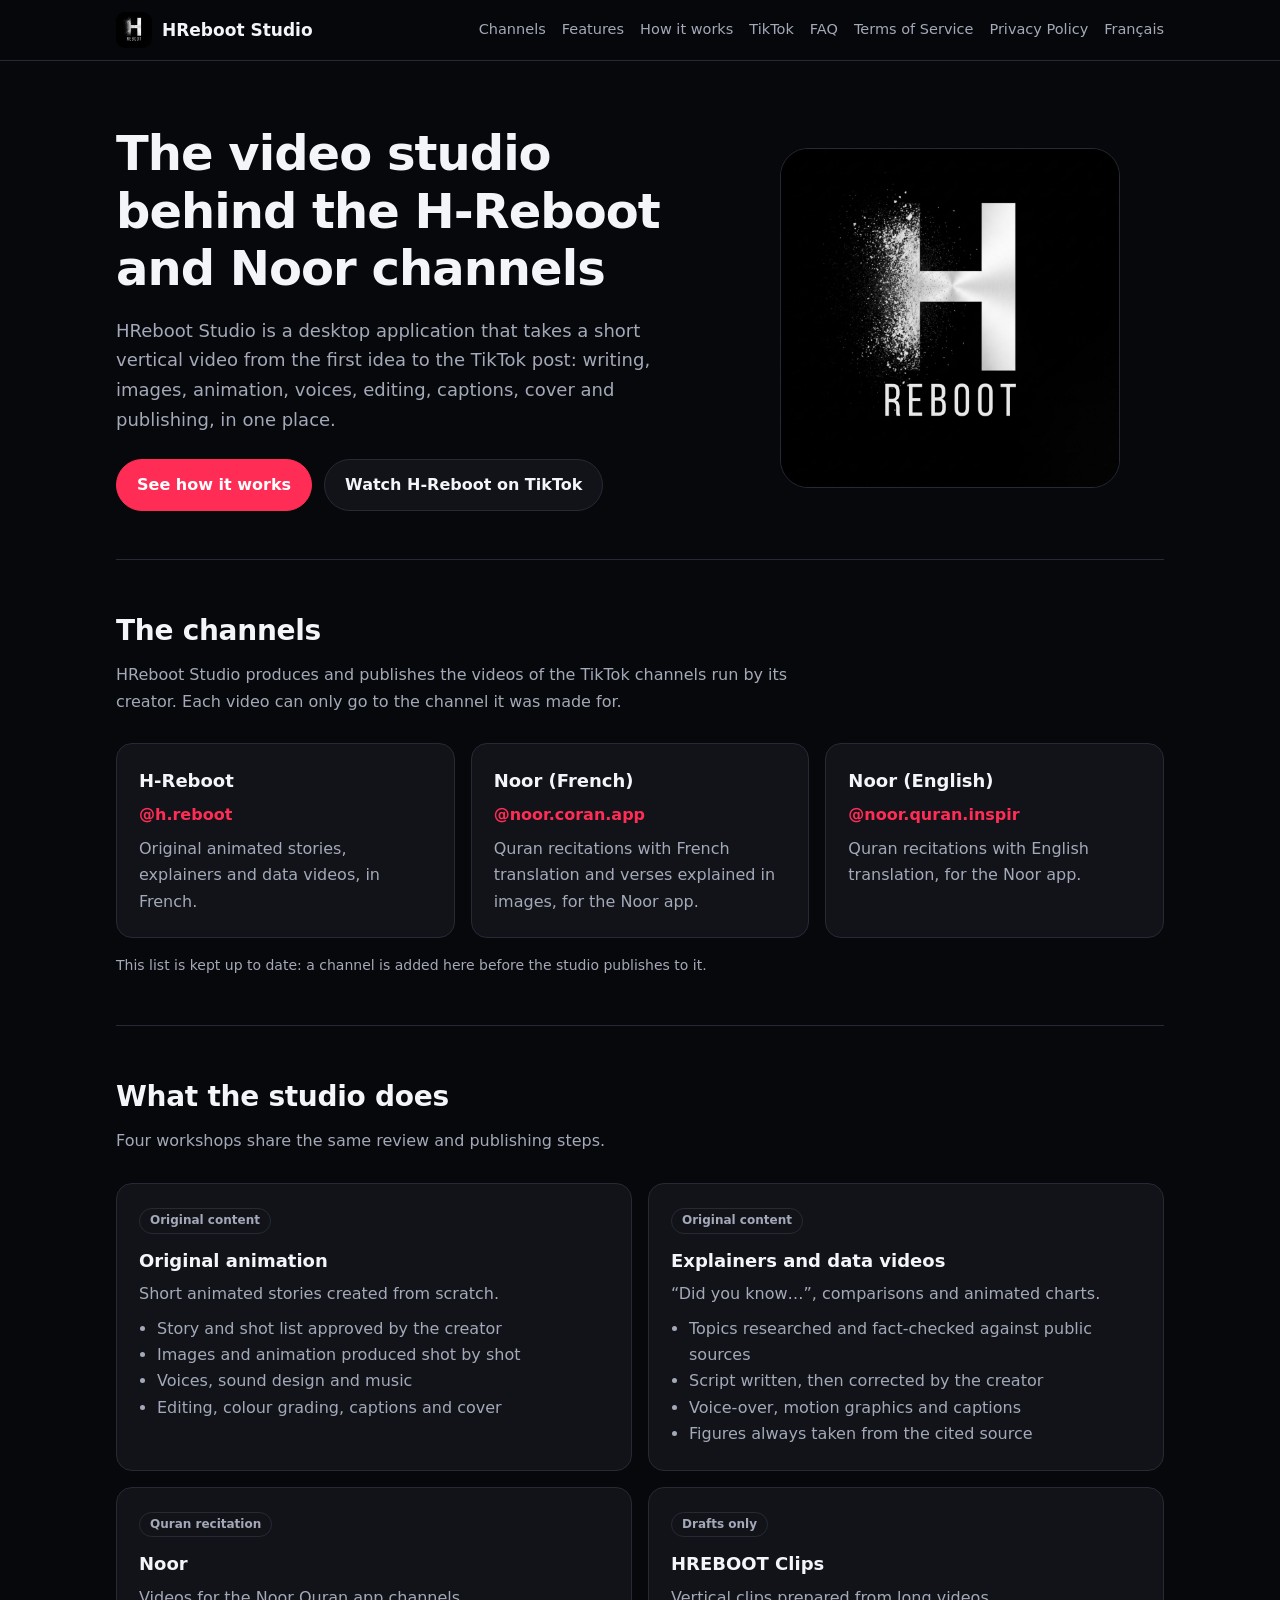
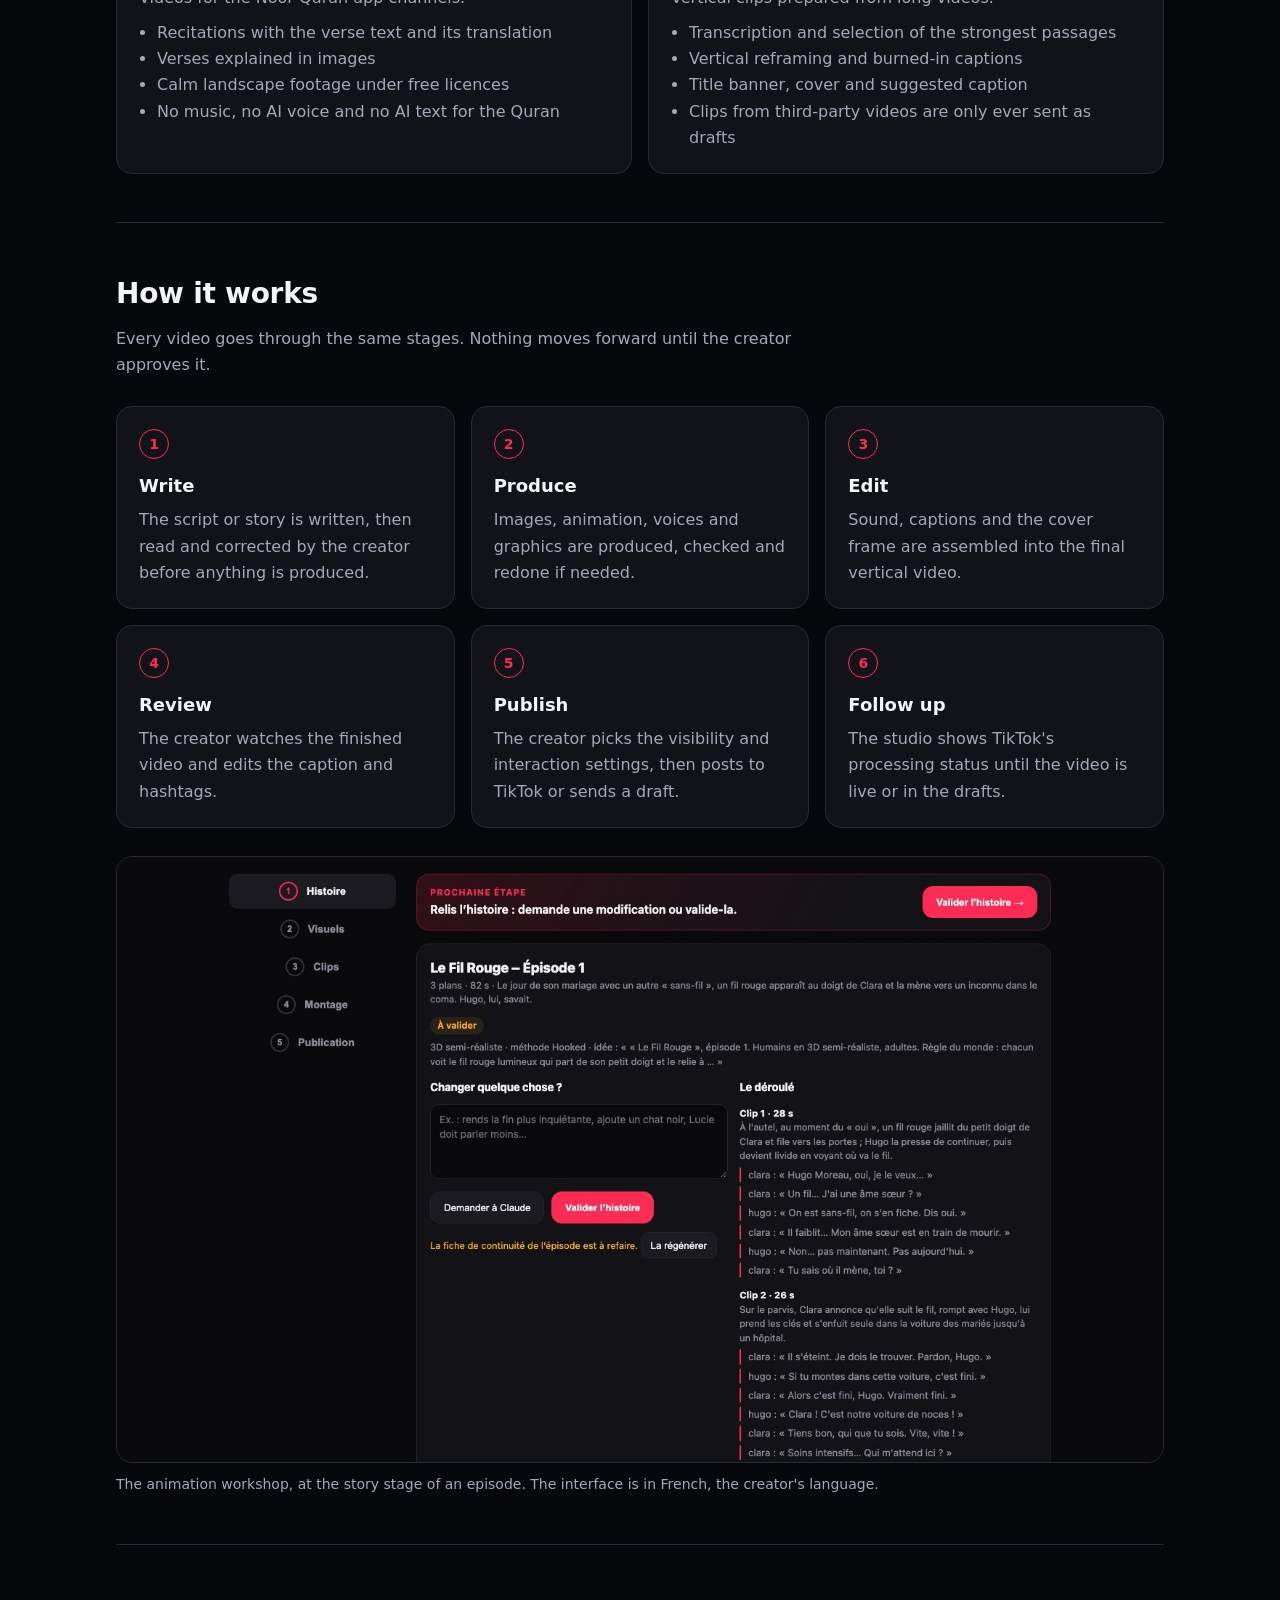
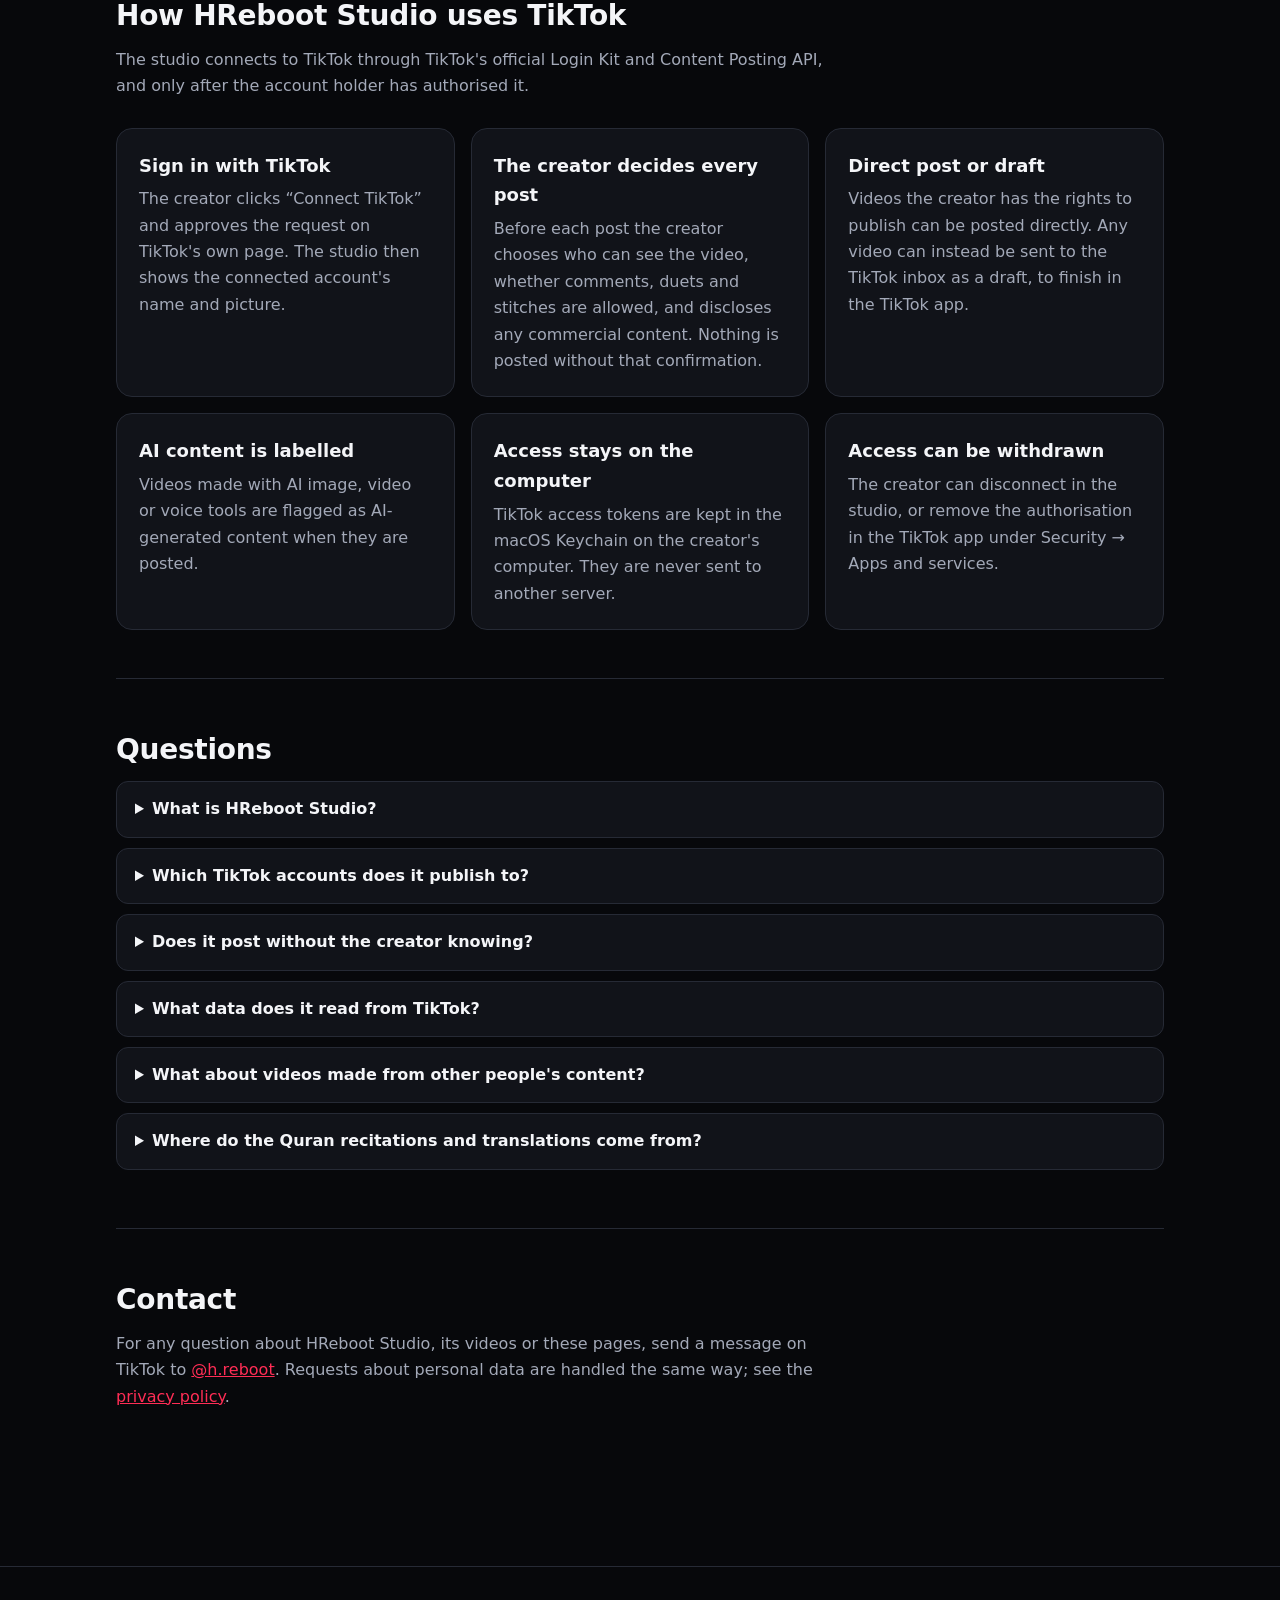
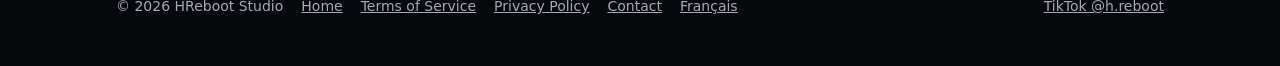
<file: index.html>
<!doctype html>
<html lang="en">
<head>
<meta charset="utf-8">
<meta name="viewport" content="width=device-width,initial-scale=1">
<title>HReboot Studio – the video studio behind the H-Reboot and Noor channels</title>
<meta name="description" content="HReboot Studio is the desktop video studio behind the TikTok channels H-Reboot and Noor: write, animate, edit and publish original vertical videos to TikTok.">
<link rel="icon" href="favicon.ico" sizes="any">
<link rel="icon" type="image/png" sizes="32x32" href="favicon-32.png">
<link rel="icon" type="image/png" sizes="192x192" href="icon-192.png">
<link rel="apple-touch-icon" href="apple-touch-icon.png">
<meta property="og:site_name" content="HReboot Studio">
<meta property="og:title" content="HReboot Studio – the video studio behind the H-Reboot and Noor channels">
<meta property="og:description" content="HReboot Studio is the desktop video studio behind the TikTok channels H-Reboot and Noor: write, animate, edit and publish original vertical videos to TikTok.">
<meta property="og:image" content="https://bachacha.github.io/hreboot-studio-site/logo.png">
<meta name="theme-color" content="#07080b">
<link rel="stylesheet" href="style.css">
</head>
<body>
<div class="top"><div class="in">
  <a class="brand" href="index.html"><img src="logo.png" alt="HReboot Studio icon" width="36" height="36">HReboot Studio</a>
  <nav aria-label="Site">
    <a href="#channels">Channels</a><a href="#features">Features</a><a href="#how">How it works</a><a href="#tiktok">TikTok</a><a href="#faq">FAQ</a>
    <a href="terms.html">Terms of Service</a>
    <a href="privacy.html">Privacy Policy</a>
    <a href="fr.html" lang="fr">Français</a>
  </nav>
</div></div>

<main class="home">
  <div class="hero">
    <div>
      <h1>The video studio behind the H-Reboot and Noor channels</h1>
      <p>HReboot Studio is a desktop application that takes a short vertical video from the first idea to the TikTok post: writing, images, animation, voices, editing, captions, cover and publishing, in one place.</p>
      <div class="btns">
        <a class="btn main" href="#how">See how it works</a>
        <a class="btn" href="https://www.tiktok.com/@h.reboot">Watch H-Reboot on TikTok</a>
      </div>
    </div>
    <img class="logo" src="logo.png" alt="HReboot Studio icon" width="340" height="340">
  </div>

  <section id="channels">
    <h2>The channels</h2>
    <p class="lead">HReboot Studio produces and publishes the videos of the TikTok channels run by its creator. Each video can only go to the channel it was made for.</p>
    <div class="grid">
      <a class="card chan" href="https://www.tiktok.com/@h.reboot"><h3>H-Reboot</h3><span class="handle">@h.reboot</span><p>Original animated stories, explainers and data videos, in French.</p></a>
      <a class="card chan" href="https://www.tiktok.com/@noor.coran.app"><h3>Noor (French)</h3><span class="handle">@noor.coran.app</span><p>Quran recitations with French translation and verses explained in images, for the Noor app.</p></a>
      <a class="card chan" href="https://www.tiktok.com/@noor.quran.inspir"><h3>Noor (English)</h3><span class="handle">@noor.quran.inspir</span><p>Quran recitations with English translation, for the Noor app.</p></a>
    </div>
    <p class="note">This list is kept up to date: a channel is added here before the studio publishes to it.</p>
  </section>

  <section id="features">
    <h2>What the studio does</h2>
    <p class="lead">Four workshops share the same review and publishing steps.</p>
    <div class="grid two">
      <div class="card"><span class="tag">Original content</span><h3>Original animation</h3><p>Short animated stories created from scratch.</p><ul><li>Story and shot list approved by the creator</li><li>Images and animation produced shot by shot</li><li>Voices, sound design and music</li><li>Editing, colour grading, captions and cover</li></ul></div>
<div class="card"><span class="tag">Original content</span><h3>Explainers and data videos</h3><p>“Did you know…”, comparisons and animated charts.</p><ul><li>Topics researched and fact-checked against public sources</li><li>Script written, then corrected by the creator</li><li>Voice-over, motion graphics and captions</li><li>Figures always taken from the cited source</li></ul></div>
<div class="card"><span class="tag">Quran recitation</span><h3>Noor</h3><p>Videos for the Noor Quran app channels.</p><ul><li>Recitations with the verse text and its translation</li><li>Verses explained in images</li><li>Calm landscape footage under free licences</li><li>No music, no AI voice and no AI text for the Quran</li></ul></div>
<div class="card"><span class="tag">Drafts only</span><h3>HREBOOT Clips</h3><p>Vertical clips prepared from long videos.</p><ul><li>Transcription and selection of the strongest passages</li><li>Vertical reframing and burned-in captions</li><li>Title banner, cover and suggested caption</li><li>Clips from third-party videos are only ever sent as drafts</li></ul></div>
    </div>
  </section>

  <section id="how">
    <h2>How it works</h2>
    <p class="lead">Every video goes through the same stages. Nothing moves forward until the creator approves it.</p>
    <div class="grid">
      <div class="card"><span class="num">1</span><h3>Write</h3><p>The script or story is written, then read and corrected by the creator before anything is produced.</p></div>
      <div class="card"><span class="num">2</span><h3>Produce</h3><p>Images, animation, voices and graphics are produced, checked and redone if needed.</p></div>
      <div class="card"><span class="num">3</span><h3>Edit</h3><p>Sound, captions and the cover frame are assembled into the final vertical video.</p></div>
      <div class="card"><span class="num">4</span><h3>Review</h3><p>The creator watches the finished video and edits the caption and hashtags.</p></div>
      <div class="card"><span class="num">5</span><h3>Publish</h3><p>The creator picks the visibility and interaction settings, then posts to TikTok or sends a draft.</p></div>
      <div class="card"><span class="num">6</span><h3>Follow up</h3><p>The studio shows TikTok's processing status until the video is live or in the drafts.</p></div>
    </div>
    <figure>
      <img class="shot" src="studio.jpg" alt="HReboot Studio screen at the story stage of an animated episode, with the stages listed on the left" width="1440" height="832" loading="lazy">
      <figcaption>The animation workshop, at the story stage of an episode. The interface is in French, the creator's language.</figcaption>
    </figure>
  </section>

  <section id="tiktok">
    <h2>How HReboot Studio uses TikTok</h2>
    <p class="lead">The studio connects to TikTok through TikTok's official Login Kit and Content Posting API, and only after the account holder has authorised it.</p>
    <div class="grid">
      <div class="card"><h3>Sign in with TikTok</h3><p>The creator clicks “Connect TikTok” and approves the request on TikTok's own page. The studio then shows the connected account's name and picture.</p></div>
      <div class="card"><h3>The creator decides every post</h3><p>Before each post the creator chooses who can see the video, whether comments, duets and stitches are allowed, and discloses any commercial content. Nothing is posted without that confirmation.</p></div>
      <div class="card"><h3>Direct post or draft</h3><p>Videos the creator has the rights to publish can be posted directly. Any video can instead be sent to the TikTok inbox as a draft, to finish in the TikTok app.</p></div>
      <div class="card"><h3>AI content is labelled</h3><p>Videos made with AI image, video or voice tools are flagged as AI-generated content when they are posted.</p></div>
      <div class="card"><h3>Access stays on the computer</h3><p>TikTok access tokens are kept in the macOS Keychain on the creator's computer. They are never sent to another server.</p></div>
      <div class="card"><h3>Access can be withdrawn</h3><p>The creator can disconnect in the studio, or remove the authorisation in the TikTok app under Security → Apps and services.</p></div>
    </div>
  </section>

  <section id="faq">
    <h2>Questions</h2>
    <details><summary>What is HReboot Studio?</summary><p>It is the production and publishing studio of the H-Reboot and Noor TikTok channels: a desktop application operated by the creator of these channels.</p></details>
    <details><summary>Which TikTok accounts does it publish to?</summary><p>Only the channels listed on this page, each connected by its owner through TikTok's official sign-in. A video made for one channel cannot be sent to another.</p></details>
    <details><summary>Does it post without the creator knowing?</summary><p>No. Every post starts with an explicit click, after the creator has reviewed the video, the caption, the visibility and the interaction settings.</p></details>
    <details><summary>What data does it read from TikTok?</summary><p>The basic profile of the connected account (identifier, display name, picture) and the posting options TikTok allows for it. It reads no viewer data. Details are in the <a href="privacy.html">privacy policy</a>.</p></details>
    <details><summary>What about videos made from other people's content?</summary><p>They are never posted directly. They can only be sent as drafts to the TikTok app, where the creator decides what to do with them, under the creator's responsibility and TikTok's rules.</p></details>
    <details><summary>Where do the Quran recitations and translations come from?</summary><p>From published recitations and translations made available by Quran.com. The Arabic text is never modified or generated, and each source is credited.</p></details>
  </section>

  <section id="contact">
    <h2>Contact</h2>
    <p class="lead">For any question about HReboot Studio, its videos or these pages, send a message on TikTok to <a href="https://www.tiktok.com/@h.reboot">@h.reboot</a>. Requests about personal data are handled the same way; see the <a href="privacy.html">privacy policy</a>.</p>
  </section>
</main>
<footer><div class="in">
  <span>© 2026 HReboot Studio</span>
  <a href="index.html">Home</a>
  <a href="terms.html">Terms of Service</a>
  <a href="privacy.html">Privacy Policy</a>
  <a href="index.html#contact">Contact</a>
  <a href="fr.html" lang="fr">Français</a>
  <a class="sp" href="https://www.tiktok.com/@h.reboot">TikTok @h.reboot</a>
</div></footer>
</body>
</html>
</file>
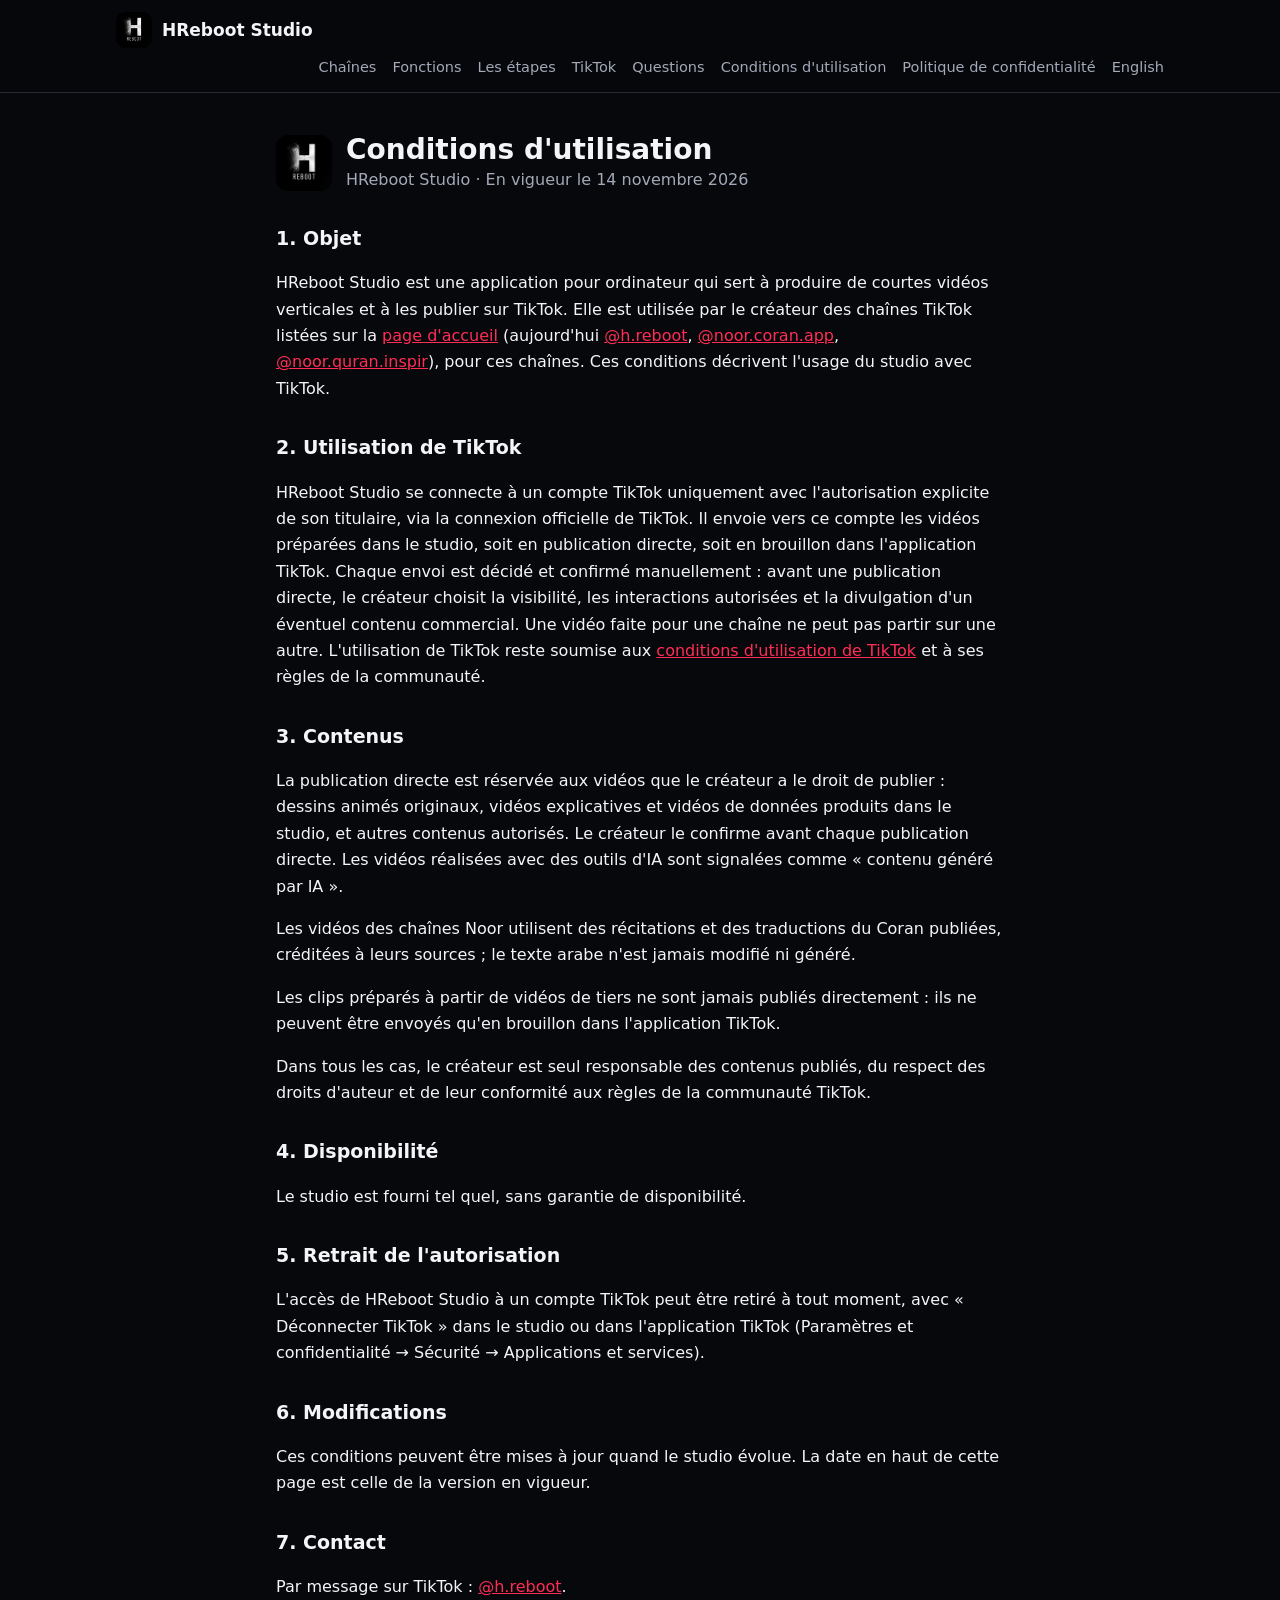
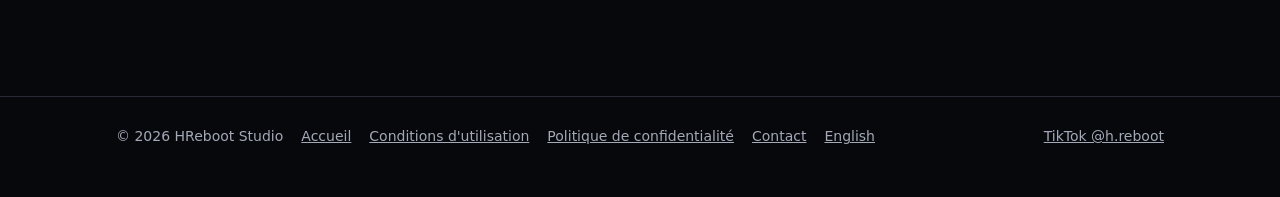
<file: conditions.html>
<!doctype html>
<html lang="fr">
<head>
<meta charset="utf-8">
<meta name="viewport" content="width=device-width,initial-scale=1">
<title>Conditions d'utilisation – HReboot Studio</title>
<meta name="description" content="Conditions d'utilisation – HReboot Studio">
<link rel="icon" href="favicon.ico" sizes="any">
<link rel="icon" type="image/png" sizes="32x32" href="favicon-32.png">
<link rel="icon" type="image/png" sizes="192x192" href="icon-192.png">
<link rel="apple-touch-icon" href="apple-touch-icon.png">
<meta property="og:site_name" content="HReboot Studio">
<meta property="og:title" content="Conditions d'utilisation – HReboot Studio">
<meta property="og:description" content="Conditions d'utilisation – HReboot Studio">
<meta property="og:image" content="https://bachacha.github.io/hreboot-studio-site/logo.png">
<meta name="theme-color" content="#07080b">
<link rel="stylesheet" href="style.css">
</head>
<body>
<div class="top"><div class="in">
  <a class="brand" href="fr.html"><img src="logo.png" alt="Icône HReboot Studio" width="36" height="36">HReboot Studio</a>
  <nav aria-label="Site">
    <a href="fr.html#channels">Chaînes</a><a href="fr.html#features">Fonctions</a><a href="fr.html#how">Les étapes</a><a href="fr.html#tiktok">TikTok</a><a href="fr.html#faq">Questions</a>
    <a href="conditions.html">Conditions d'utilisation</a>
    <a href="confidentialite.html">Politique de confidentialité</a>
    <a href="terms.html" lang="en">English</a>
  </nav>
</div></div>

<main>
<header><img src="logo.png" alt="Icône HReboot Studio" width="56" height="56"><div><h1>Conditions d'utilisation</h1><div class="muted">HReboot Studio · En vigueur le 14 novembre 2026</div></div></header>
<h2>1. Objet</h2><p>HReboot Studio est une application pour ordinateur qui sert à produire de courtes vidéos verticales et à les publier sur TikTok. Elle est utilisée par le créateur des chaînes TikTok listées sur la <a href="fr.html#channels">page d'accueil</a> (aujourd'hui <a href="https://www.tiktok.com/@h.reboot">@h.reboot</a>, <a href="https://www.tiktok.com/@noor.coran.app">@noor.coran.app</a>, <a href="https://www.tiktok.com/@noor.quran.inspir">@noor.quran.inspir</a>), pour ces chaînes. Ces conditions décrivent l'usage du studio avec TikTok.</p><h2>2. Utilisation de TikTok</h2><p>HReboot Studio se connecte à un compte TikTok uniquement avec l'autorisation explicite de son titulaire, via la connexion officielle de TikTok. Il envoie vers ce compte les vidéos préparées dans le studio, soit en publication directe, soit en brouillon dans l'application TikTok. Chaque envoi est décidé et confirmé manuellement : avant une publication directe, le créateur choisit la visibilité, les interactions autorisées et la divulgation d'un éventuel contenu commercial. Une vidéo faite pour une chaîne ne peut pas partir sur une autre. L'utilisation de TikTok reste soumise aux <a href="https://www.tiktok.com/legal/terms-of-service">conditions d'utilisation de TikTok</a> et à ses règles de la communauté.</p><h2>3. Contenus</h2><p>La publication directe est réservée aux vidéos que le créateur a le droit de publier : dessins animés originaux, vidéos explicatives et vidéos de données produits dans le studio, et autres contenus autorisés. Le créateur le confirme avant chaque publication directe. Les vidéos réalisées avec des outils d'IA sont signalées comme « contenu généré par IA ».</p><p>Les vidéos des chaînes Noor utilisent des récitations et des traductions du Coran publiées, créditées à leurs sources ; le texte arabe n'est jamais modifié ni généré.</p><p>Les clips préparés à partir de vidéos de tiers ne sont jamais publiés directement : ils ne peuvent être envoyés qu'en brouillon dans l'application TikTok.</p><p>Dans tous les cas, le créateur est seul responsable des contenus publiés, du respect des droits d'auteur et de leur conformité aux règles de la communauté TikTok.</p><h2>4. Disponibilité</h2><p>Le studio est fourni tel quel, sans garantie de disponibilité.</p><h2>5. Retrait de l'autorisation</h2><p>L'accès de HReboot Studio à un compte TikTok peut être retiré à tout moment, avec « Déconnecter TikTok » dans le studio ou dans l'application TikTok (Paramètres et confidentialité → Sécurité → Applications et services).</p><h2>6. Modifications</h2><p>Ces conditions peuvent être mises à jour quand le studio évolue. La date en haut de cette page est celle de la version en vigueur.</p><h2>7. Contact</h2><p>Par message sur TikTok : <a href="https://www.tiktok.com/@h.reboot">@h.reboot</a>.</p>
</main>
<footer><div class="in">
  <span>© 2026 HReboot Studio</span>
  <a href="fr.html">Accueil</a>
  <a href="conditions.html">Conditions d'utilisation</a>
  <a href="confidentialite.html">Politique de confidentialité</a>
  <a href="fr.html#contact">Contact</a>
  <a href="terms.html" lang="en">English</a>
  <a class="sp" href="https://www.tiktok.com/@h.reboot">TikTok @h.reboot</a>
</div></footer>
</body>
</html>
</file>
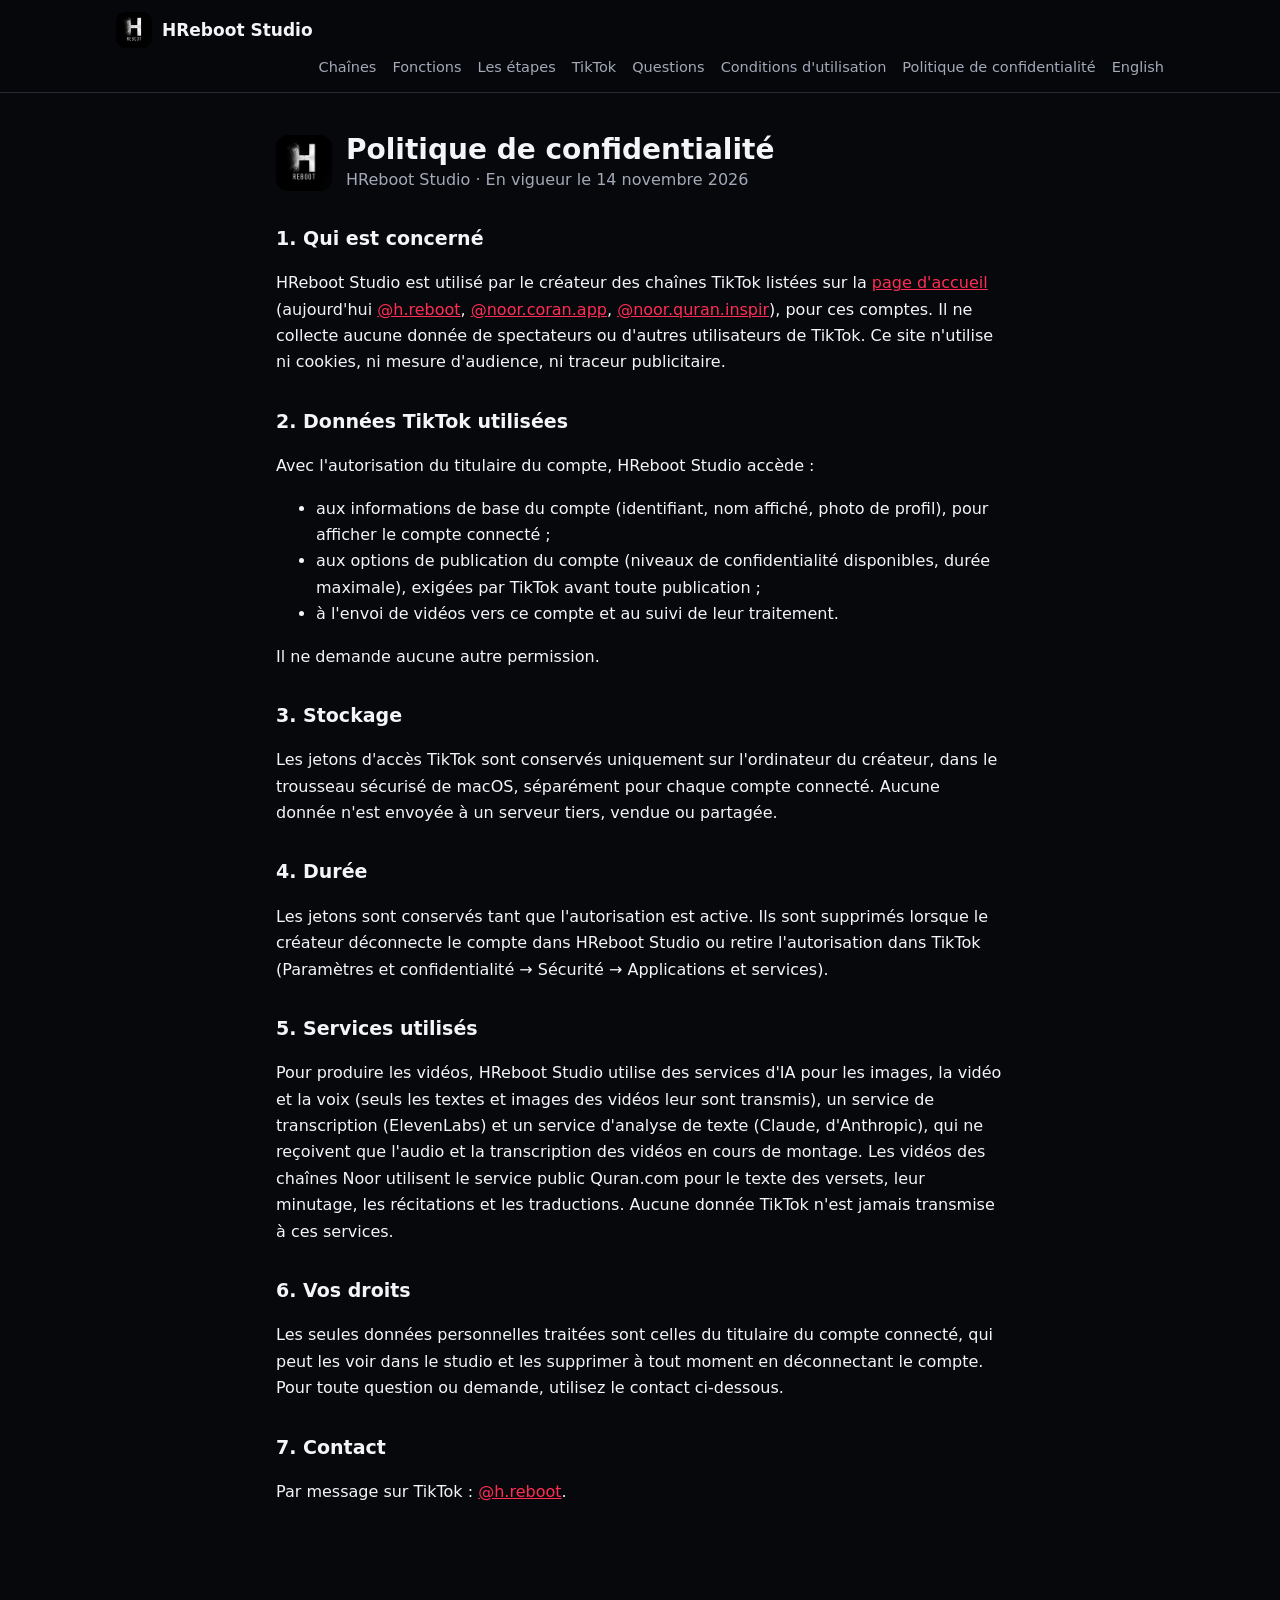
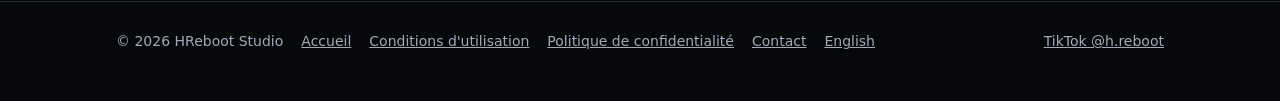
<file: confidentialite.html>
<!doctype html>
<html lang="fr">
<head>
<meta charset="utf-8">
<meta name="viewport" content="width=device-width,initial-scale=1">
<title>Politique de confidentialité – HReboot Studio</title>
<meta name="description" content="Politique de confidentialité – HReboot Studio">
<link rel="icon" href="favicon.ico" sizes="any">
<link rel="icon" type="image/png" sizes="32x32" href="favicon-32.png">
<link rel="icon" type="image/png" sizes="192x192" href="icon-192.png">
<link rel="apple-touch-icon" href="apple-touch-icon.png">
<meta property="og:site_name" content="HReboot Studio">
<meta property="og:title" content="Politique de confidentialité – HReboot Studio">
<meta property="og:description" content="Politique de confidentialité – HReboot Studio">
<meta property="og:image" content="https://bachacha.github.io/hreboot-studio-site/logo.png">
<meta name="theme-color" content="#07080b">
<link rel="stylesheet" href="style.css">
</head>
<body>
<div class="top"><div class="in">
  <a class="brand" href="fr.html"><img src="logo.png" alt="Icône HReboot Studio" width="36" height="36">HReboot Studio</a>
  <nav aria-label="Site">
    <a href="fr.html#channels">Chaînes</a><a href="fr.html#features">Fonctions</a><a href="fr.html#how">Les étapes</a><a href="fr.html#tiktok">TikTok</a><a href="fr.html#faq">Questions</a>
    <a href="conditions.html">Conditions d'utilisation</a>
    <a href="confidentialite.html">Politique de confidentialité</a>
    <a href="privacy.html" lang="en">English</a>
  </nav>
</div></div>

<main>
<header><img src="logo.png" alt="Icône HReboot Studio" width="56" height="56"><div><h1>Politique de confidentialité</h1><div class="muted">HReboot Studio · En vigueur le 14 novembre 2026</div></div></header>
<h2>1. Qui est concerné</h2><p>HReboot Studio est utilisé par le créateur des chaînes TikTok listées sur la <a href="fr.html#channels">page d'accueil</a> (aujourd'hui <a href="https://www.tiktok.com/@h.reboot">@h.reboot</a>, <a href="https://www.tiktok.com/@noor.coran.app">@noor.coran.app</a>, <a href="https://www.tiktok.com/@noor.quran.inspir">@noor.quran.inspir</a>), pour ces comptes. Il ne collecte aucune donnée de spectateurs ou d'autres utilisateurs de TikTok. Ce site n'utilise ni cookies, ni mesure d'audience, ni traceur publicitaire.</p><h2>2. Données TikTok utilisées</h2><p>Avec l'autorisation du titulaire du compte, HReboot Studio accède :</p><ul><li>aux informations de base du compte (identifiant, nom affiché, photo de profil), pour afficher le compte connecté ;</li><li>aux options de publication du compte (niveaux de confidentialité disponibles, durée maximale), exigées par TikTok avant toute publication ;</li><li>à l'envoi de vidéos vers ce compte et au suivi de leur traitement.</li></ul><p>Il ne demande aucune autre permission.</p><h2>3. Stockage</h2><p>Les jetons d'accès TikTok sont conservés uniquement sur l'ordinateur du créateur, dans le trousseau sécurisé de macOS, séparément pour chaque compte connecté. Aucune donnée n'est envoyée à un serveur tiers, vendue ou partagée.</p><h2>4. Durée</h2><p>Les jetons sont conservés tant que l'autorisation est active. Ils sont supprimés lorsque le créateur déconnecte le compte dans HReboot Studio ou retire l'autorisation dans TikTok (Paramètres et confidentialité → Sécurité → Applications et services).</p><h2>5. Services utilisés</h2><p>Pour produire les vidéos, HReboot Studio utilise des services d'IA pour les images, la vidéo et la voix (seuls les textes et images des vidéos leur sont transmis), un service de transcription (ElevenLabs) et un service d'analyse de texte (Claude, d'Anthropic), qui ne reçoivent que l'audio et la transcription des vidéos en cours de montage. Les vidéos des chaînes Noor utilisent le service public Quran.com pour le texte des versets, leur minutage, les récitations et les traductions. Aucune donnée TikTok n'est jamais transmise à ces services.</p><h2>6. Vos droits</h2><p>Les seules données personnelles traitées sont celles du titulaire du compte connecté, qui peut les voir dans le studio et les supprimer à tout moment en déconnectant le compte. Pour toute question ou demande, utilisez le contact ci-dessous.</p><h2>7. Contact</h2><p>Par message sur TikTok : <a href="https://www.tiktok.com/@h.reboot">@h.reboot</a>.</p>
</main>
<footer><div class="in">
  <span>© 2026 HReboot Studio</span>
  <a href="fr.html">Accueil</a>
  <a href="conditions.html">Conditions d'utilisation</a>
  <a href="confidentialite.html">Politique de confidentialité</a>
  <a href="fr.html#contact">Contact</a>
  <a href="privacy.html" lang="en">English</a>
  <a class="sp" href="https://www.tiktok.com/@h.reboot">TikTok @h.reboot</a>
</div></footer>
</body>
</html>
</file>
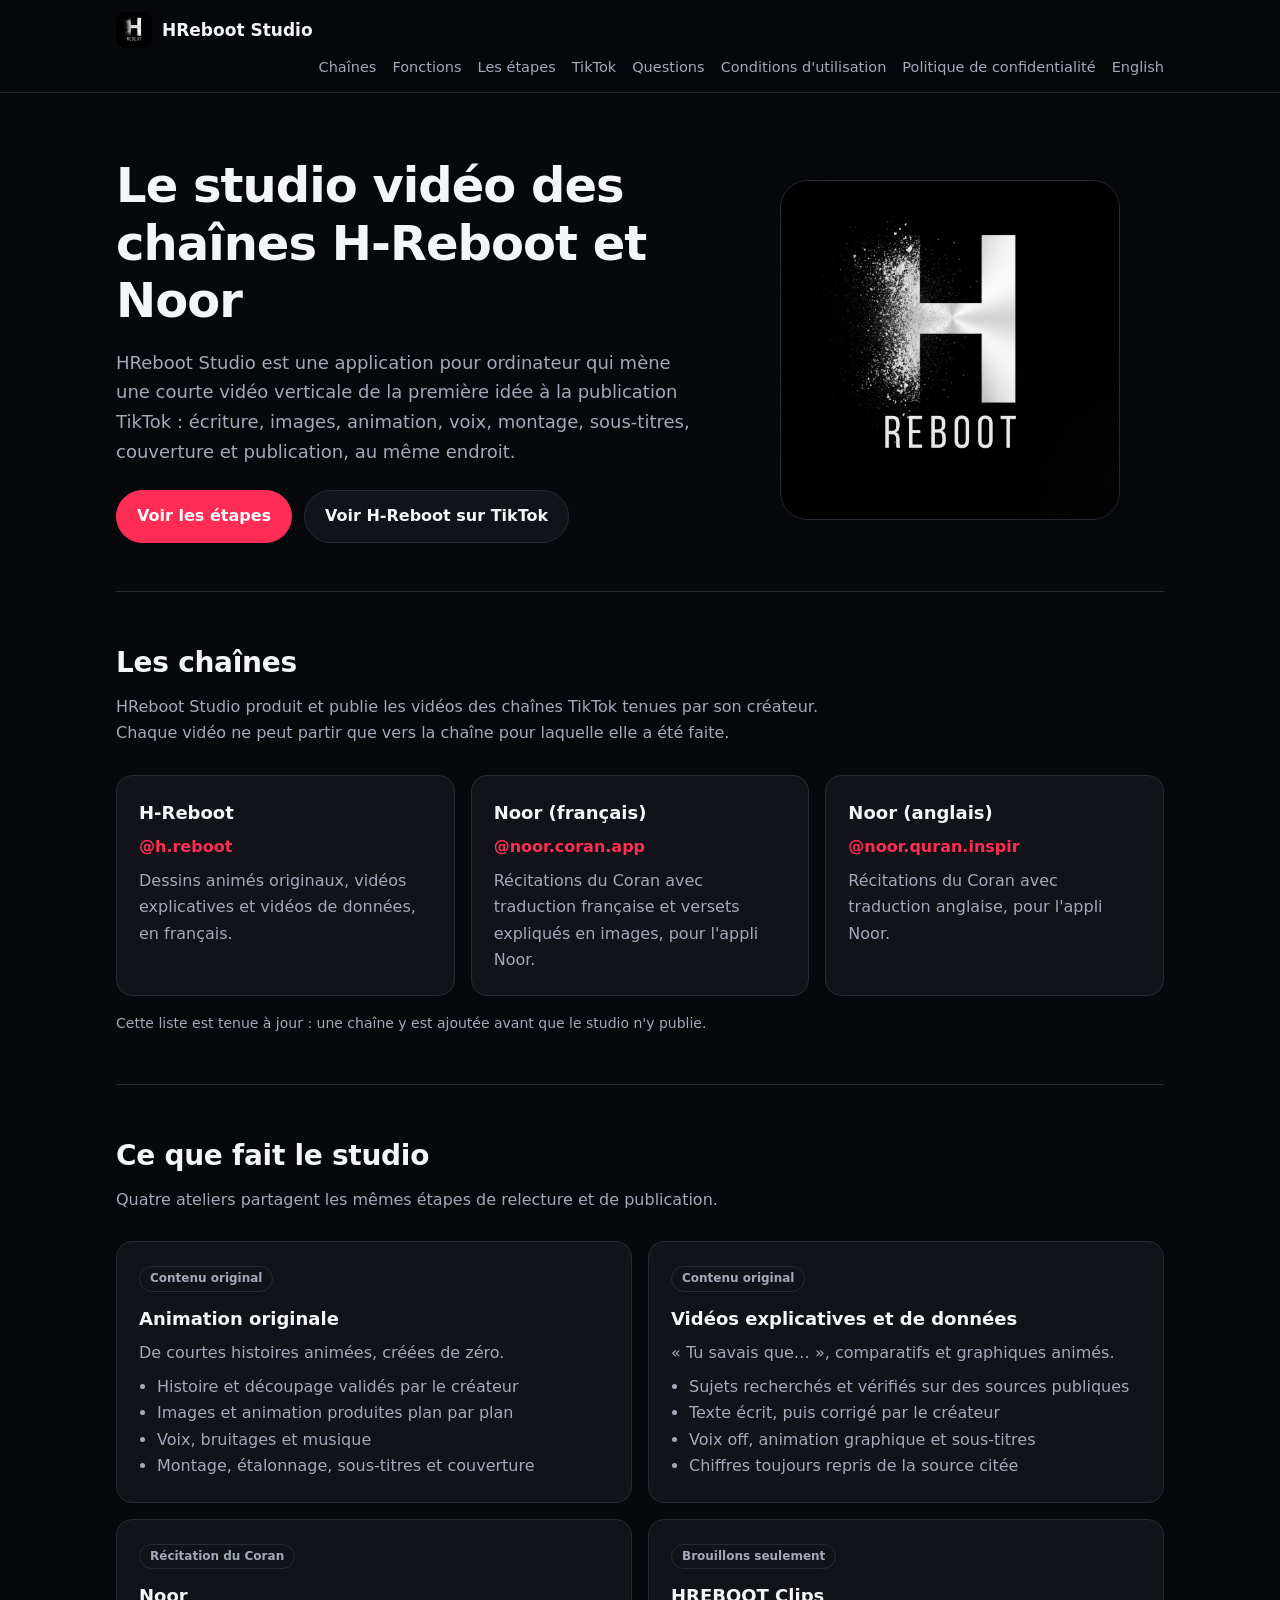
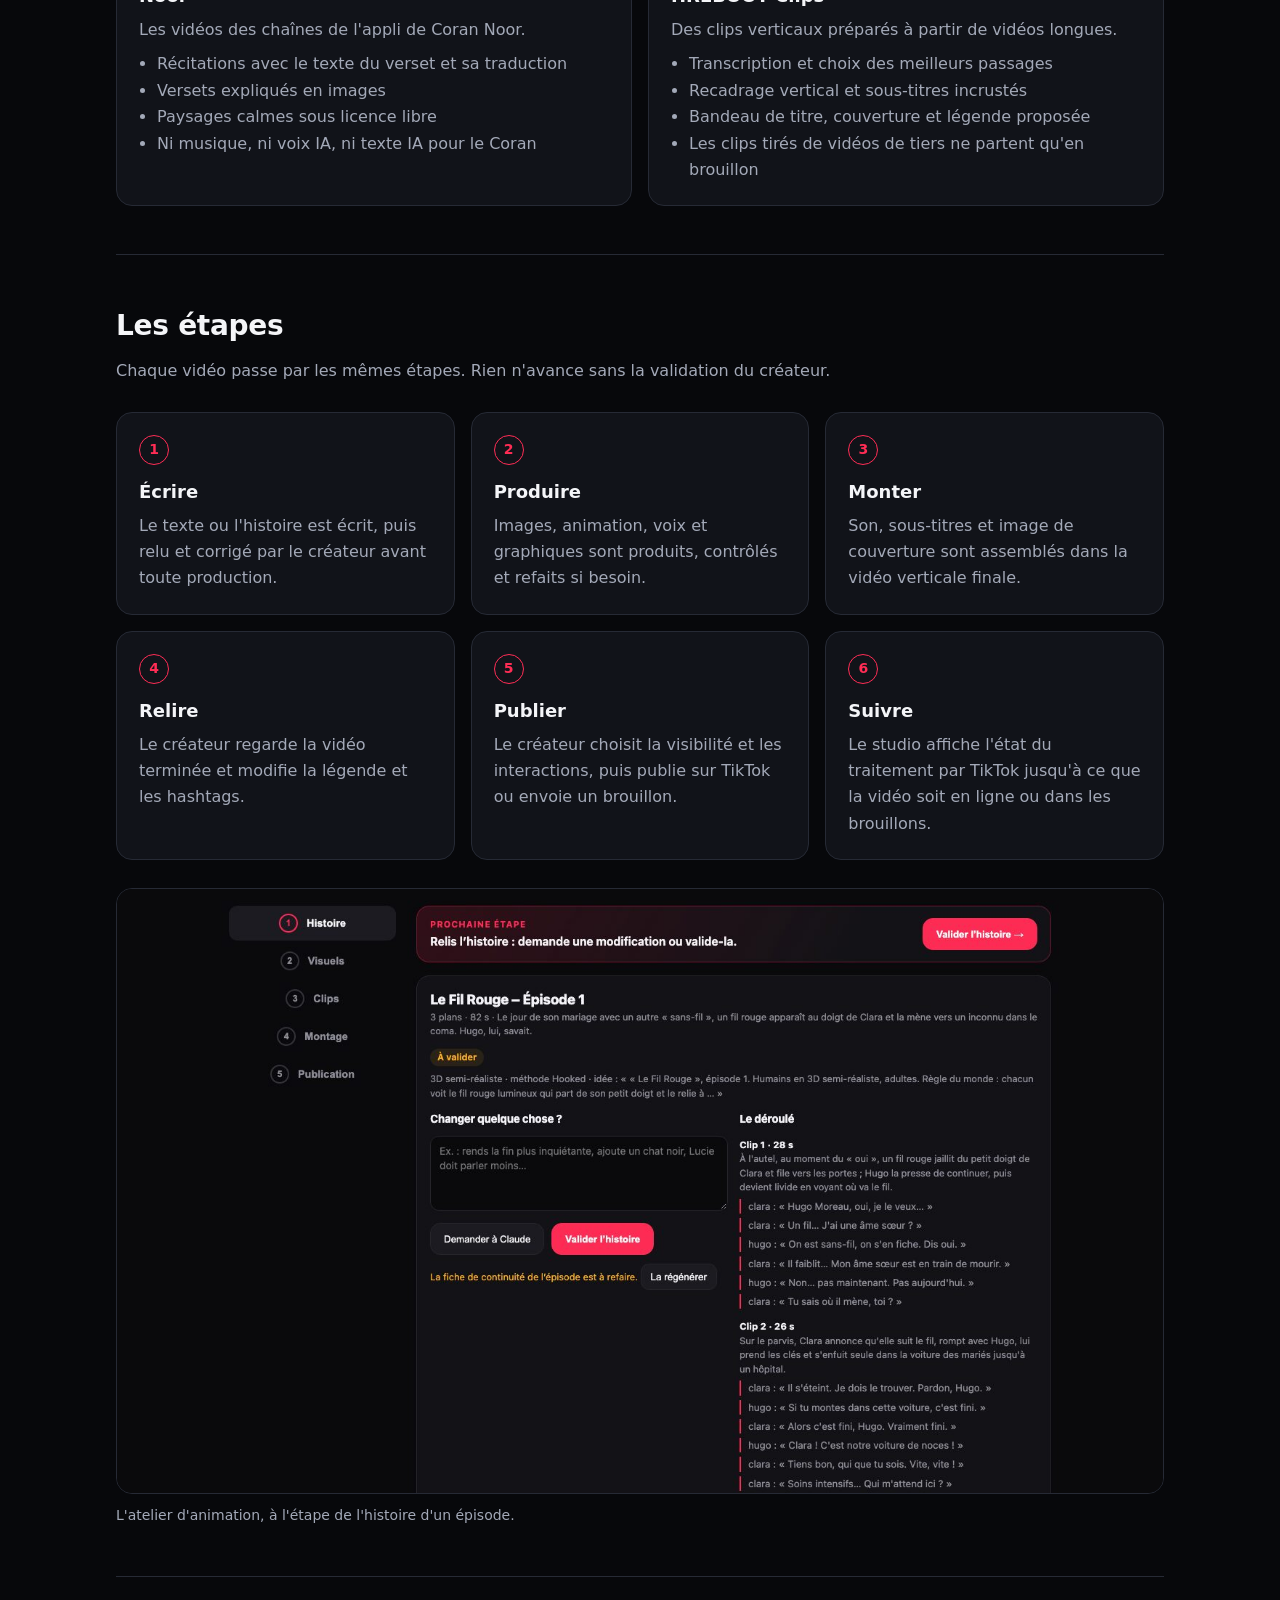
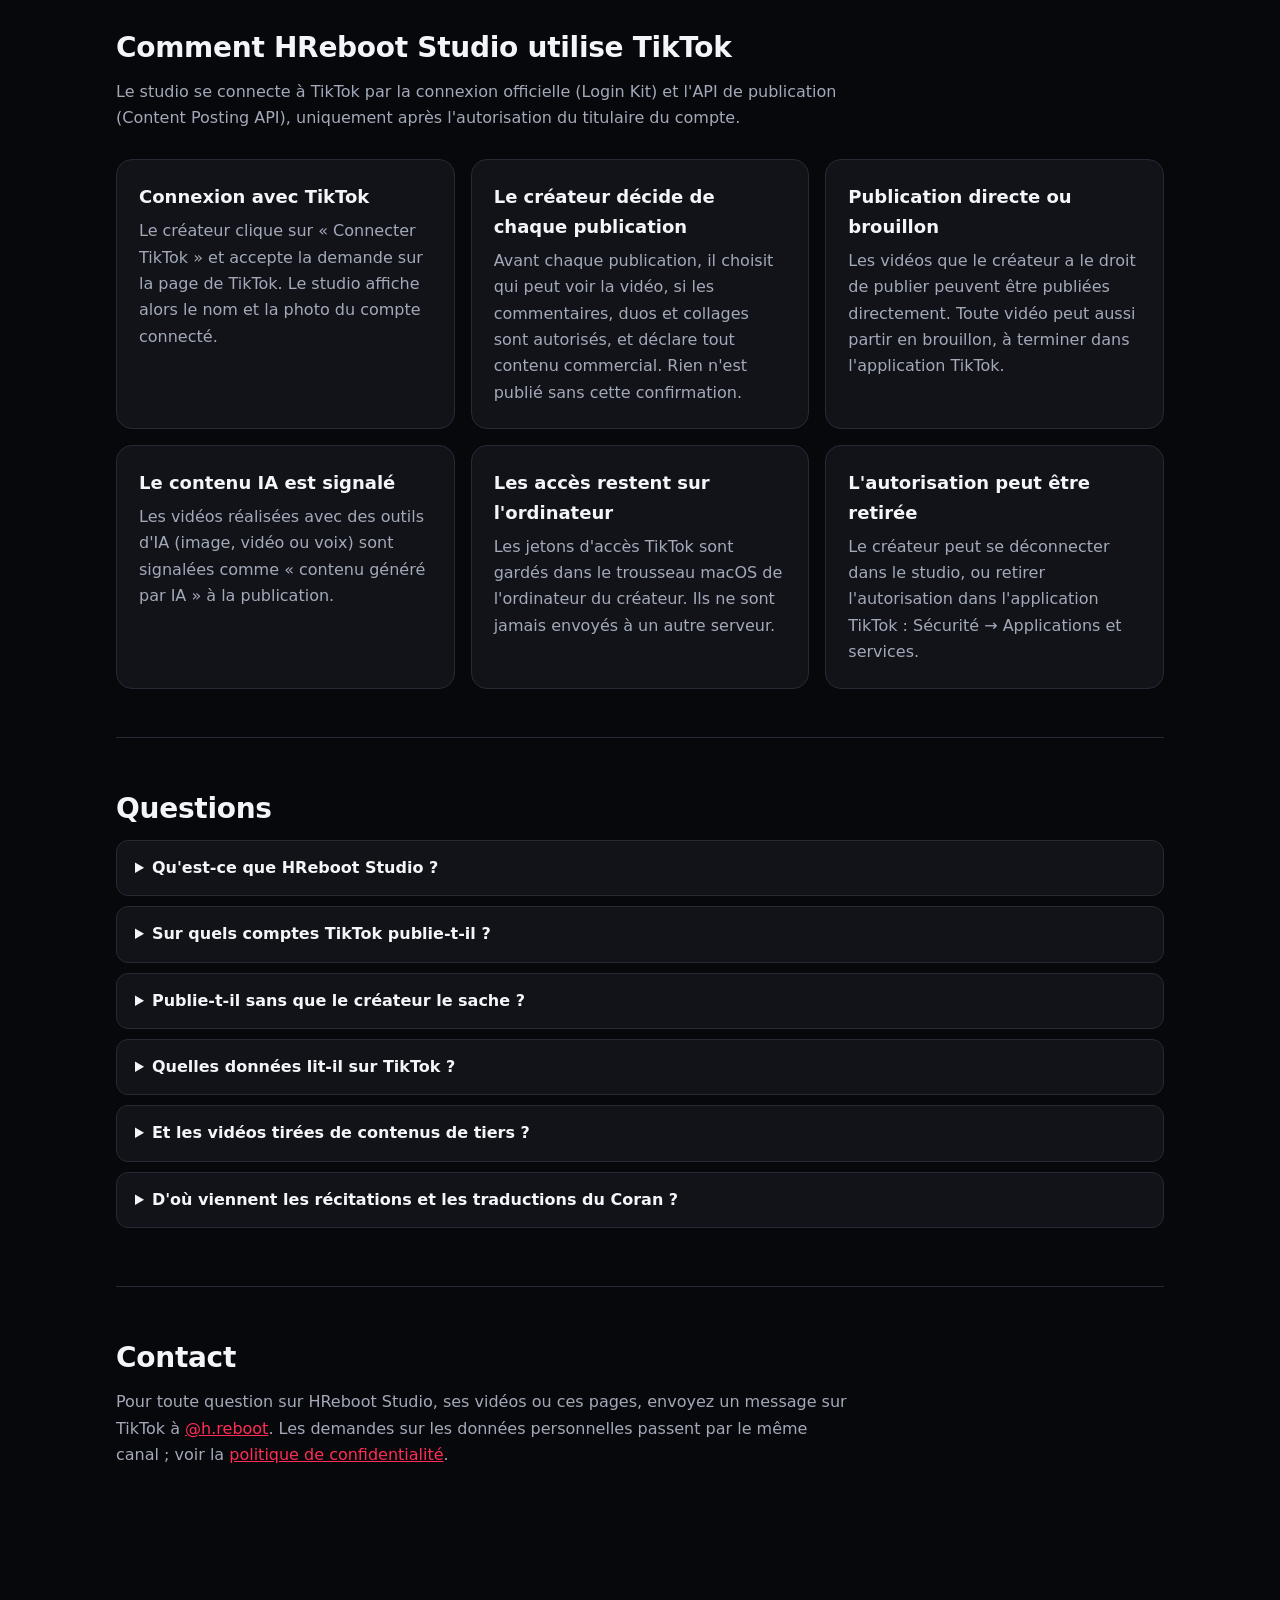
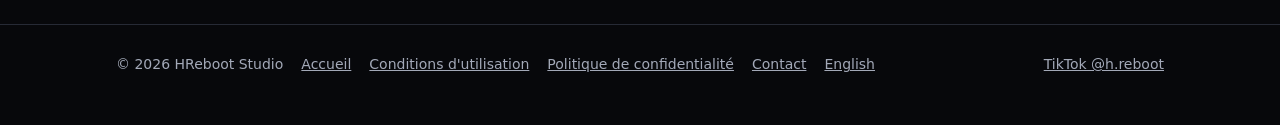
<file: fr.html>
<!doctype html>
<html lang="fr">
<head>
<meta charset="utf-8">
<meta name="viewport" content="width=device-width,initial-scale=1">
<title>HReboot Studio – le studio vidéo des chaînes H-Reboot et Noor</title>
<meta name="description" content="HReboot Studio est le studio vidéo des chaînes TikTok H-Reboot et Noor : écrire, animer, monter et publier des vidéos verticales originales sur TikTok.">
<link rel="icon" href="favicon.ico" sizes="any">
<link rel="icon" type="image/png" sizes="32x32" href="favicon-32.png">
<link rel="icon" type="image/png" sizes="192x192" href="icon-192.png">
<link rel="apple-touch-icon" href="apple-touch-icon.png">
<meta property="og:site_name" content="HReboot Studio">
<meta property="og:title" content="HReboot Studio – le studio vidéo des chaînes H-Reboot et Noor">
<meta property="og:description" content="HReboot Studio est le studio vidéo des chaînes TikTok H-Reboot et Noor : écrire, animer, monter et publier des vidéos verticales originales sur TikTok.">
<meta property="og:image" content="https://bachacha.github.io/hreboot-studio-site/logo.png">
<meta name="theme-color" content="#07080b">
<link rel="stylesheet" href="style.css">
</head>
<body>
<div class="top"><div class="in">
  <a class="brand" href="fr.html"><img src="logo.png" alt="Icône HReboot Studio" width="36" height="36">HReboot Studio</a>
  <nav aria-label="Site">
    <a href="#channels">Chaînes</a><a href="#features">Fonctions</a><a href="#how">Les étapes</a><a href="#tiktok">TikTok</a><a href="#faq">Questions</a>
    <a href="conditions.html">Conditions d'utilisation</a>
    <a href="confidentialite.html">Politique de confidentialité</a>
    <a href="index.html" lang="en">English</a>
  </nav>
</div></div>

<main class="home">
  <div class="hero">
    <div>
      <h1>Le studio vidéo des chaînes H-Reboot et Noor</h1>
      <p>HReboot Studio est une application pour ordinateur qui mène une courte vidéo verticale de la première idée à la publication TikTok : écriture, images, animation, voix, montage, sous-titres, couverture et publication, au même endroit.</p>
      <div class="btns">
        <a class="btn main" href="#how">Voir les étapes</a>
        <a class="btn" href="https://www.tiktok.com/@h.reboot">Voir H-Reboot sur TikTok</a>
      </div>
    </div>
    <img class="logo" src="logo.png" alt="Icône HReboot Studio" width="340" height="340">
  </div>

  <section id="channels">
    <h2>Les chaînes</h2>
    <p class="lead">HReboot Studio produit et publie les vidéos des chaînes TikTok tenues par son créateur. Chaque vidéo ne peut partir que vers la chaîne pour laquelle elle a été faite.</p>
    <div class="grid">
      <a class="card chan" href="https://www.tiktok.com/@h.reboot"><h3>H-Reboot</h3><span class="handle">@h.reboot</span><p>Dessins animés originaux, vidéos explicatives et vidéos de données, en français.</p></a>
      <a class="card chan" href="https://www.tiktok.com/@noor.coran.app"><h3>Noor (français)</h3><span class="handle">@noor.coran.app</span><p>Récitations du Coran avec traduction française et versets expliqués en images, pour l'appli Noor.</p></a>
      <a class="card chan" href="https://www.tiktok.com/@noor.quran.inspir"><h3>Noor (anglais)</h3><span class="handle">@noor.quran.inspir</span><p>Récitations du Coran avec traduction anglaise, pour l'appli Noor.</p></a>
    </div>
    <p class="note">Cette liste est tenue à jour : une chaîne y est ajoutée avant que le studio n'y publie.</p>
  </section>

  <section id="features">
    <h2>Ce que fait le studio</h2>
    <p class="lead">Quatre ateliers partagent les mêmes étapes de relecture et de publication.</p>
    <div class="grid two">
      <div class="card"><span class="tag">Contenu original</span><h3>Animation originale</h3><p>De courtes histoires animées, créées de zéro.</p><ul><li>Histoire et découpage validés par le créateur</li><li>Images et animation produites plan par plan</li><li>Voix, bruitages et musique</li><li>Montage, étalonnage, sous-titres et couverture</li></ul></div>
<div class="card"><span class="tag">Contenu original</span><h3>Vidéos explicatives et de données</h3><p>« Tu savais que… », comparatifs et graphiques animés.</p><ul><li>Sujets recherchés et vérifiés sur des sources publiques</li><li>Texte écrit, puis corrigé par le créateur</li><li>Voix off, animation graphique et sous-titres</li><li>Chiffres toujours repris de la source citée</li></ul></div>
<div class="card"><span class="tag">Récitation du Coran</span><h3>Noor</h3><p>Les vidéos des chaînes de l'appli de Coran Noor.</p><ul><li>Récitations avec le texte du verset et sa traduction</li><li>Versets expliqués en images</li><li>Paysages calmes sous licence libre</li><li>Ni musique, ni voix IA, ni texte IA pour le Coran</li></ul></div>
<div class="card"><span class="tag">Brouillons seulement</span><h3>HREBOOT Clips</h3><p>Des clips verticaux préparés à partir de vidéos longues.</p><ul><li>Transcription et choix des meilleurs passages</li><li>Recadrage vertical et sous-titres incrustés</li><li>Bandeau de titre, couverture et légende proposée</li><li>Les clips tirés de vidéos de tiers ne partent qu'en brouillon</li></ul></div>
    </div>
  </section>

  <section id="how">
    <h2>Les étapes</h2>
    <p class="lead">Chaque vidéo passe par les mêmes étapes. Rien n'avance sans la validation du créateur.</p>
    <div class="grid">
      <div class="card"><span class="num">1</span><h3>Écrire</h3><p>Le texte ou l'histoire est écrit, puis relu et corrigé par le créateur avant toute production.</p></div>
      <div class="card"><span class="num">2</span><h3>Produire</h3><p>Images, animation, voix et graphiques sont produits, contrôlés et refaits si besoin.</p></div>
      <div class="card"><span class="num">3</span><h3>Monter</h3><p>Son, sous-titres et image de couverture sont assemblés dans la vidéo verticale finale.</p></div>
      <div class="card"><span class="num">4</span><h3>Relire</h3><p>Le créateur regarde la vidéo terminée et modifie la légende et les hashtags.</p></div>
      <div class="card"><span class="num">5</span><h3>Publier</h3><p>Le créateur choisit la visibilité et les interactions, puis publie sur TikTok ou envoie un brouillon.</p></div>
      <div class="card"><span class="num">6</span><h3>Suivre</h3><p>Le studio affiche l'état du traitement par TikTok jusqu'à ce que la vidéo soit en ligne ou dans les brouillons.</p></div>
    </div>
    <figure>
      <img class="shot" src="studio.jpg" alt="Écran de HReboot Studio à l'étape de l'histoire d'un épisode animé, avec les étapes à gauche" width="1440" height="832" loading="lazy">
      <figcaption>L'atelier d'animation, à l'étape de l'histoire d'un épisode.</figcaption>
    </figure>
  </section>

  <section id="tiktok">
    <h2>Comment HReboot Studio utilise TikTok</h2>
    <p class="lead">Le studio se connecte à TikTok par la connexion officielle (Login Kit) et l'API de publication (Content Posting API), uniquement après l'autorisation du titulaire du compte.</p>
    <div class="grid">
      <div class="card"><h3>Connexion avec TikTok</h3><p>Le créateur clique sur « Connecter TikTok » et accepte la demande sur la page de TikTok. Le studio affiche alors le nom et la photo du compte connecté.</p></div>
      <div class="card"><h3>Le créateur décide de chaque publication</h3><p>Avant chaque publication, il choisit qui peut voir la vidéo, si les commentaires, duos et collages sont autorisés, et déclare tout contenu commercial. Rien n'est publié sans cette confirmation.</p></div>
      <div class="card"><h3>Publication directe ou brouillon</h3><p>Les vidéos que le créateur a le droit de publier peuvent être publiées directement. Toute vidéo peut aussi partir en brouillon, à terminer dans l'application TikTok.</p></div>
      <div class="card"><h3>Le contenu IA est signalé</h3><p>Les vidéos réalisées avec des outils d'IA (image, vidéo ou voix) sont signalées comme « contenu généré par IA » à la publication.</p></div>
      <div class="card"><h3>Les accès restent sur l'ordinateur</h3><p>Les jetons d'accès TikTok sont gardés dans le trousseau macOS de l'ordinateur du créateur. Ils ne sont jamais envoyés à un autre serveur.</p></div>
      <div class="card"><h3>L'autorisation peut être retirée</h3><p>Le créateur peut se déconnecter dans le studio, ou retirer l'autorisation dans l'application TikTok : Sécurité → Applications et services.</p></div>
    </div>
  </section>

  <section id="faq">
    <h2>Questions</h2>
    <details><summary>Qu'est-ce que HReboot Studio ?</summary><p>C'est le studio de production et de publication des chaînes TikTok H-Reboot et Noor : une application pour ordinateur utilisée par le créateur de ces chaînes.</p></details>
    <details><summary>Sur quels comptes TikTok publie-t-il ?</summary><p>Uniquement sur les chaînes listées sur cette page, chacune connectée par son titulaire avec la connexion officielle de TikTok. Une vidéo faite pour une chaîne ne peut pas partir sur une autre.</p></details>
    <details><summary>Publie-t-il sans que le créateur le sache ?</summary><p>Non. Chaque publication part d'un clic explicite, après relecture de la vidéo, de la légende, de la visibilité et des interactions.</p></details>
    <details><summary>Quelles données lit-il sur TikTok ?</summary><p>Le profil de base du compte connecté (identifiant, nom affiché, photo) et les options de publication que TikTok lui autorise. Il ne lit aucune donnée de spectateurs. Le détail est dans la <a href="confidentialite.html">politique de confidentialité</a>.</p></details>
    <details><summary>Et les vidéos tirées de contenus de tiers ?</summary><p>Elles ne sont jamais publiées directement. Elles peuvent seulement partir en brouillon dans l'application TikTok, où le créateur décide de leur suite, sous sa responsabilité et selon les règles de TikTok.</p></details>
    <details><summary>D'où viennent les récitations et les traductions du Coran ?</summary><p>De récitations et de traductions publiées, mises à disposition par Quran.com. Le texte arabe n'est jamais modifié ni généré, et chaque source est créditée.</p></details>
  </section>

  <section id="contact">
    <h2>Contact</h2>
    <p class="lead">Pour toute question sur HReboot Studio, ses vidéos ou ces pages, envoyez un message sur TikTok à <a href="https://www.tiktok.com/@h.reboot">@h.reboot</a>. Les demandes sur les données personnelles passent par le même canal ; voir la <a href="confidentialite.html">politique de confidentialité</a>.</p>
  </section>
</main>
<footer><div class="in">
  <span>© 2026 HReboot Studio</span>
  <a href="fr.html">Accueil</a>
  <a href="conditions.html">Conditions d'utilisation</a>
  <a href="confidentialite.html">Politique de confidentialité</a>
  <a href="fr.html#contact">Contact</a>
  <a href="index.html" lang="en">English</a>
  <a class="sp" href="https://www.tiktok.com/@h.reboot">TikTok @h.reboot</a>
</div></footer>
</body>
</html>
</file>
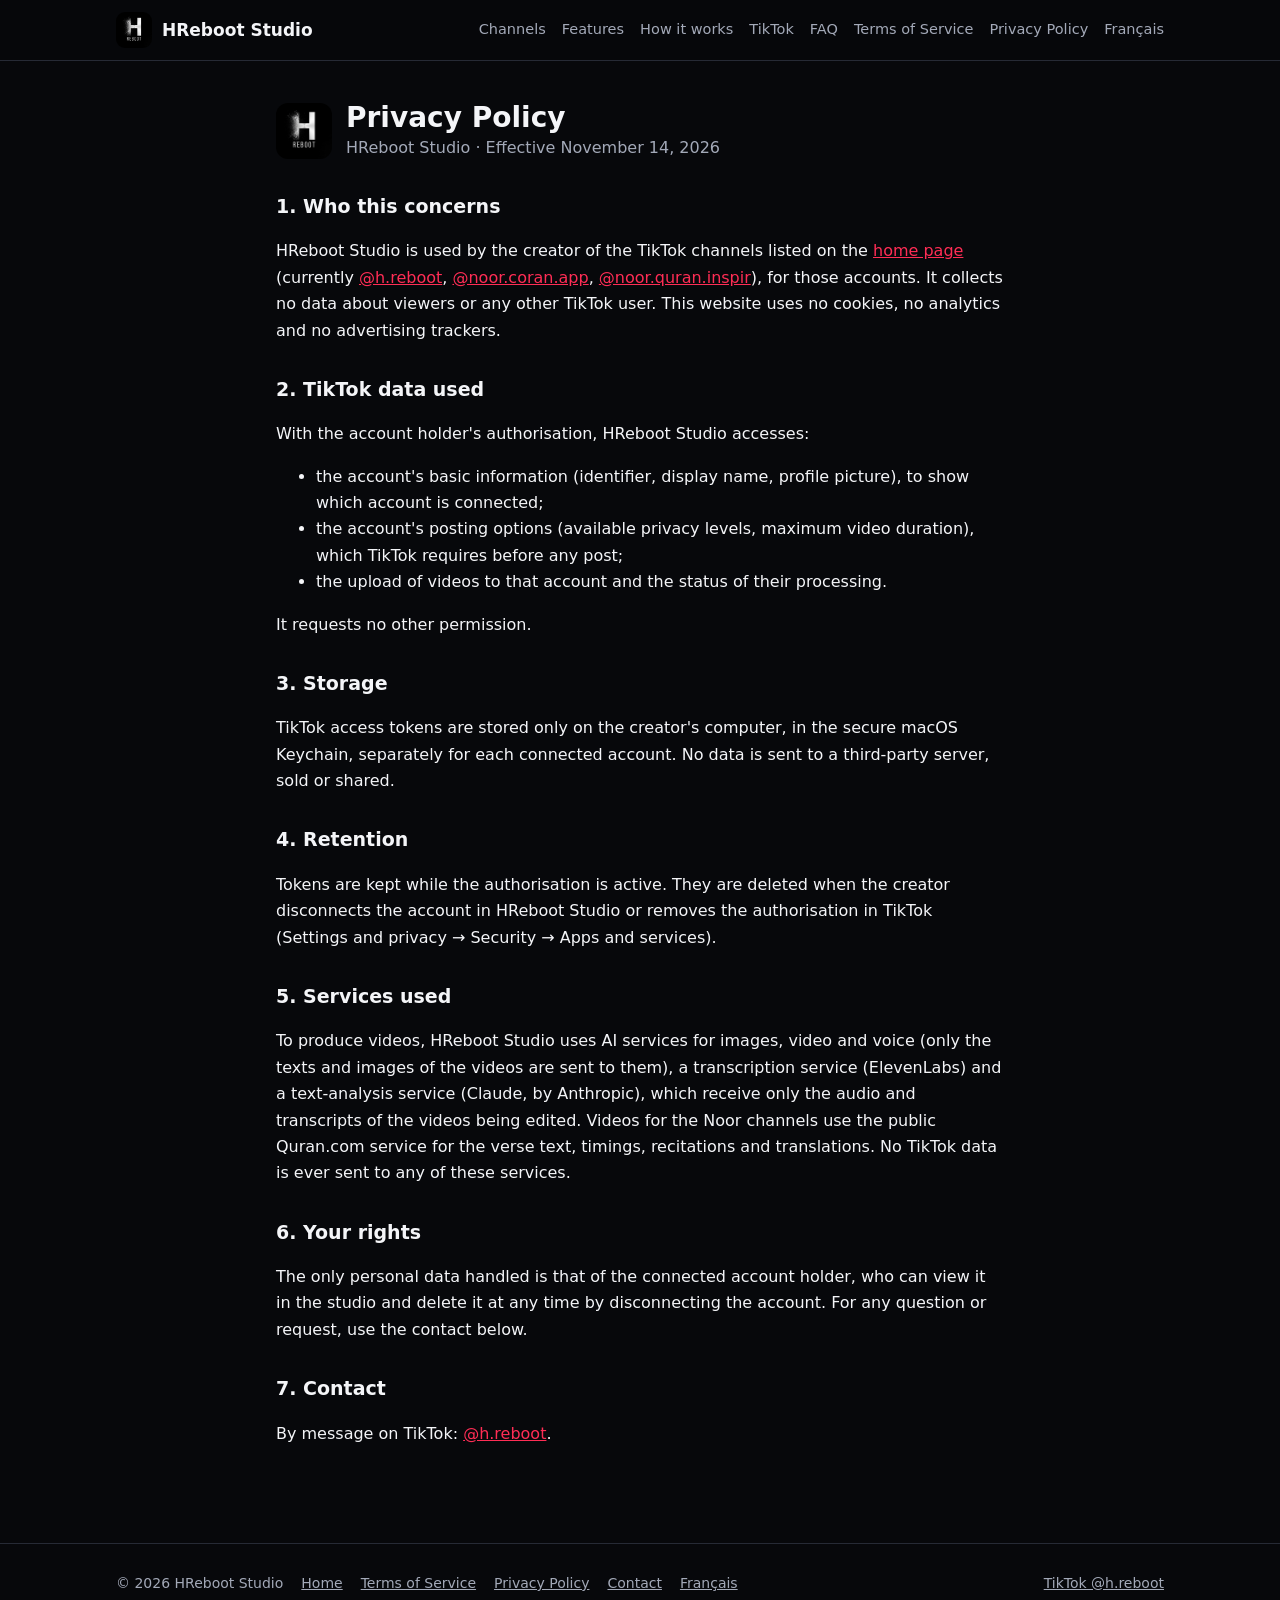
<file: privacy.html>
<!doctype html>
<html lang="en">
<head>
<meta charset="utf-8">
<meta name="viewport" content="width=device-width,initial-scale=1">
<title>Privacy Policy – HReboot Studio</title>
<meta name="description" content="Privacy Policy – HReboot Studio">
<link rel="icon" href="favicon.ico" sizes="any">
<link rel="icon" type="image/png" sizes="32x32" href="favicon-32.png">
<link rel="icon" type="image/png" sizes="192x192" href="icon-192.png">
<link rel="apple-touch-icon" href="apple-touch-icon.png">
<meta property="og:site_name" content="HReboot Studio">
<meta property="og:title" content="Privacy Policy – HReboot Studio">
<meta property="og:description" content="Privacy Policy – HReboot Studio">
<meta property="og:image" content="https://bachacha.github.io/hreboot-studio-site/logo.png">
<meta name="theme-color" content="#07080b">
<link rel="stylesheet" href="style.css">
</head>
<body>
<div class="top"><div class="in">
  <a class="brand" href="index.html"><img src="logo.png" alt="HReboot Studio icon" width="36" height="36">HReboot Studio</a>
  <nav aria-label="Site">
    <a href="index.html#channels">Channels</a><a href="index.html#features">Features</a><a href="index.html#how">How it works</a><a href="index.html#tiktok">TikTok</a><a href="index.html#faq">FAQ</a>
    <a href="terms.html">Terms of Service</a>
    <a href="privacy.html">Privacy Policy</a>
    <a href="confidentialite.html" lang="fr">Français</a>
  </nav>
</div></div>

<main>
<header><img src="logo.png" alt="HReboot Studio icon" width="56" height="56"><div><h1>Privacy Policy</h1><div class="muted">HReboot Studio · Effective November 14, 2026</div></div></header>
<h2>1. Who this concerns</h2><p>HReboot Studio is used by the creator of the TikTok channels listed on the <a href="index.html#channels">home page</a> (currently <a href="https://www.tiktok.com/@h.reboot">@h.reboot</a>, <a href="https://www.tiktok.com/@noor.coran.app">@noor.coran.app</a>, <a href="https://www.tiktok.com/@noor.quran.inspir">@noor.quran.inspir</a>), for those accounts. It collects no data about viewers or any other TikTok user. This website uses no cookies, no analytics and no advertising trackers.</p><h2>2. TikTok data used</h2><p>With the account holder's authorisation, HReboot Studio accesses:</p><ul><li>the account's basic information (identifier, display name, profile picture), to show which account is connected;</li><li>the account's posting options (available privacy levels, maximum video duration), which TikTok requires before any post;</li><li>the upload of videos to that account and the status of their processing.</li></ul><p>It requests no other permission.</p><h2>3. Storage</h2><p>TikTok access tokens are stored only on the creator's computer, in the secure macOS Keychain, separately for each connected account. No data is sent to a third-party server, sold or shared.</p><h2>4. Retention</h2><p>Tokens are kept while the authorisation is active. They are deleted when the creator disconnects the account in HReboot Studio or removes the authorisation in TikTok (Settings and privacy → Security → Apps and services).</p><h2>5. Services used</h2><p>To produce videos, HReboot Studio uses AI services for images, video and voice (only the texts and images of the videos are sent to them), a transcription service (ElevenLabs) and a text-analysis service (Claude, by Anthropic), which receive only the audio and transcripts of the videos being edited. Videos for the Noor channels use the public Quran.com service for the verse text, timings, recitations and translations. No TikTok data is ever sent to any of these services.</p><h2>6. Your rights</h2><p>The only personal data handled is that of the connected account holder, who can view it in the studio and delete it at any time by disconnecting the account. For any question or request, use the contact below.</p><h2>7. Contact</h2><p>By message on TikTok: <a href="https://www.tiktok.com/@h.reboot">@h.reboot</a>.</p>
</main>
<footer><div class="in">
  <span>© 2026 HReboot Studio</span>
  <a href="index.html">Home</a>
  <a href="terms.html">Terms of Service</a>
  <a href="privacy.html">Privacy Policy</a>
  <a href="index.html#contact">Contact</a>
  <a href="confidentialite.html" lang="fr">Français</a>
  <a class="sp" href="https://www.tiktok.com/@h.reboot">TikTok @h.reboot</a>
</div></footer>
</body>
</html>
</file>
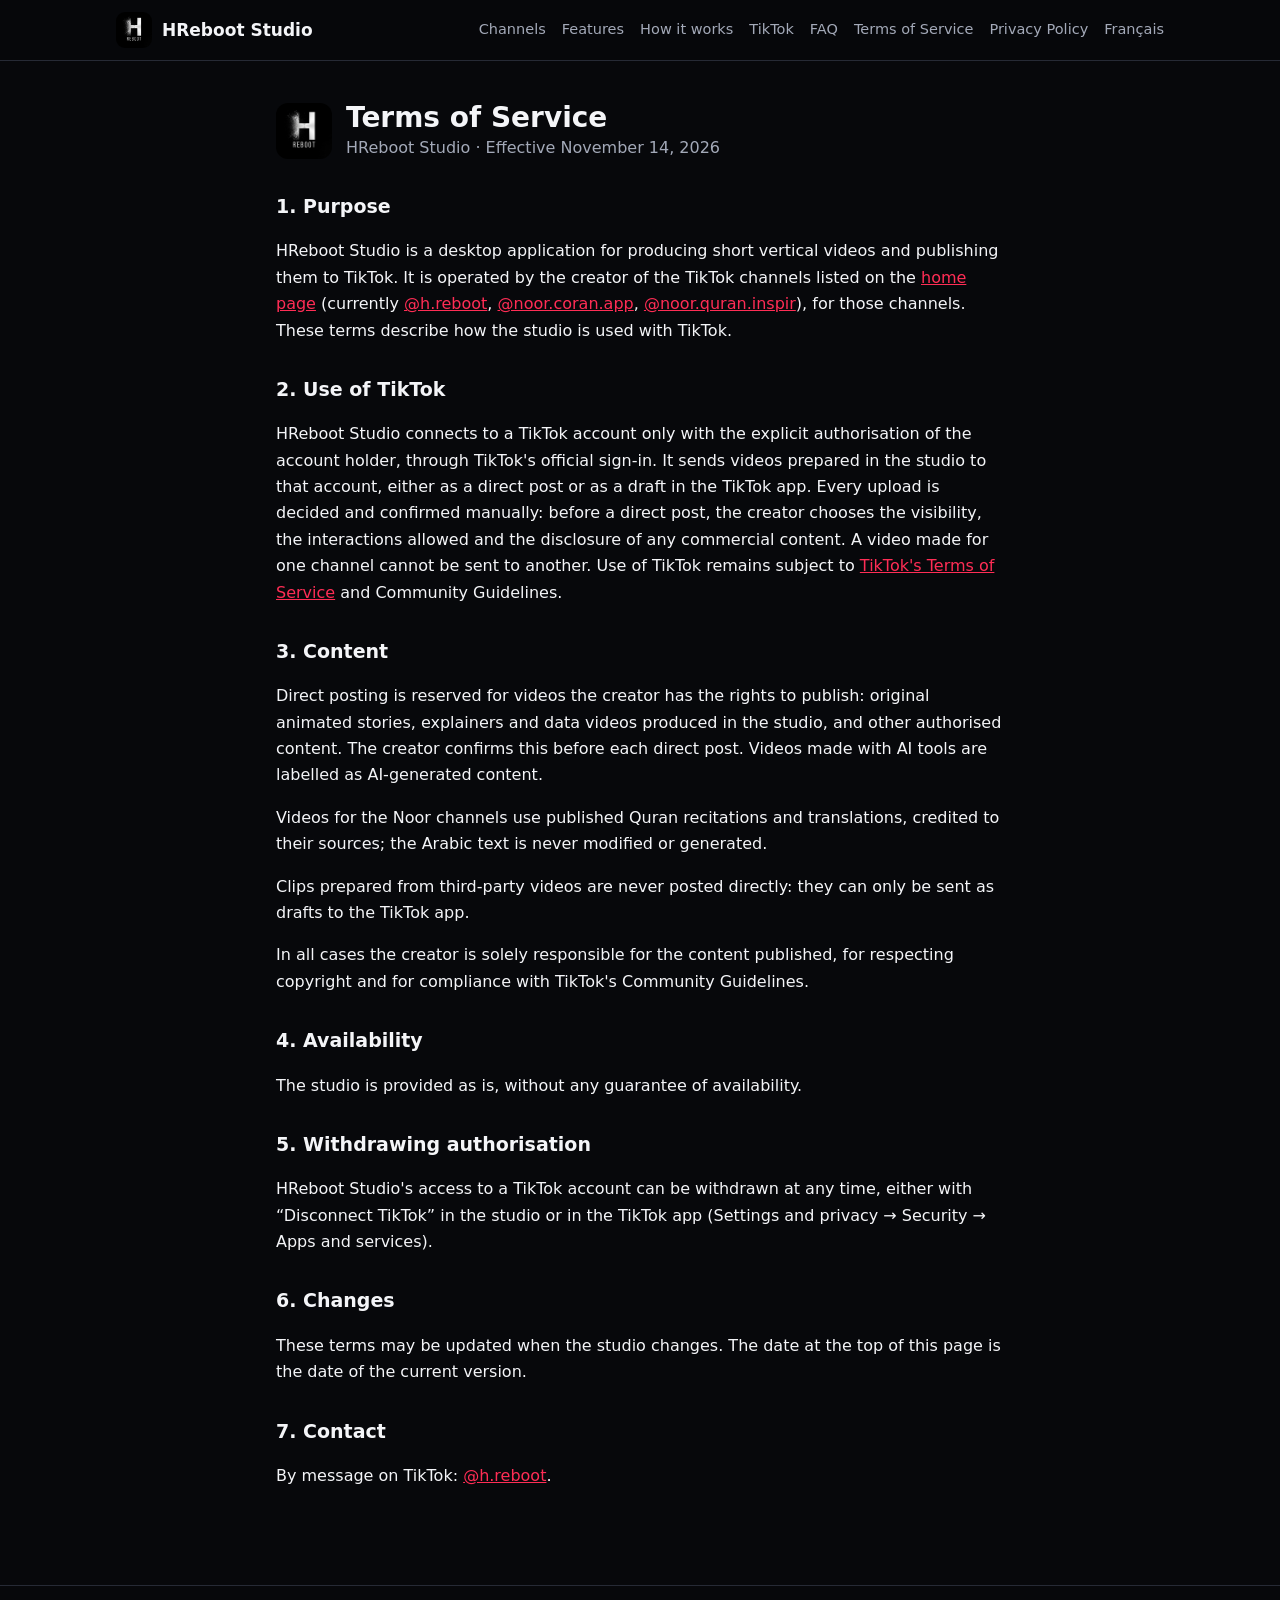
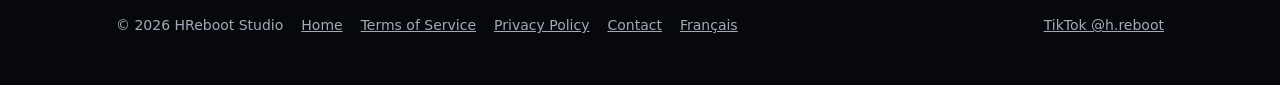
<file: terms.html>
<!doctype html>
<html lang="en">
<head>
<meta charset="utf-8">
<meta name="viewport" content="width=device-width,initial-scale=1">
<title>Terms of Service – HReboot Studio</title>
<meta name="description" content="Terms of Service – HReboot Studio">
<link rel="icon" href="favicon.ico" sizes="any">
<link rel="icon" type="image/png" sizes="32x32" href="favicon-32.png">
<link rel="icon" type="image/png" sizes="192x192" href="icon-192.png">
<link rel="apple-touch-icon" href="apple-touch-icon.png">
<meta property="og:site_name" content="HReboot Studio">
<meta property="og:title" content="Terms of Service – HReboot Studio">
<meta property="og:description" content="Terms of Service – HReboot Studio">
<meta property="og:image" content="https://bachacha.github.io/hreboot-studio-site/logo.png">
<meta name="theme-color" content="#07080b">
<link rel="stylesheet" href="style.css">
</head>
<body>
<div class="top"><div class="in">
  <a class="brand" href="index.html"><img src="logo.png" alt="HReboot Studio icon" width="36" height="36">HReboot Studio</a>
  <nav aria-label="Site">
    <a href="index.html#channels">Channels</a><a href="index.html#features">Features</a><a href="index.html#how">How it works</a><a href="index.html#tiktok">TikTok</a><a href="index.html#faq">FAQ</a>
    <a href="terms.html">Terms of Service</a>
    <a href="privacy.html">Privacy Policy</a>
    <a href="conditions.html" lang="fr">Français</a>
  </nav>
</div></div>

<main>
<header><img src="logo.png" alt="HReboot Studio icon" width="56" height="56"><div><h1>Terms of Service</h1><div class="muted">HReboot Studio · Effective November 14, 2026</div></div></header>
<h2>1. Purpose</h2><p>HReboot Studio is a desktop application for producing short vertical videos and publishing them to TikTok. It is operated by the creator of the TikTok channels listed on the <a href="index.html#channels">home page</a> (currently <a href="https://www.tiktok.com/@h.reboot">@h.reboot</a>, <a href="https://www.tiktok.com/@noor.coran.app">@noor.coran.app</a>, <a href="https://www.tiktok.com/@noor.quran.inspir">@noor.quran.inspir</a>), for those channels. These terms describe how the studio is used with TikTok.</p><h2>2. Use of TikTok</h2><p>HReboot Studio connects to a TikTok account only with the explicit authorisation of the account holder, through TikTok's official sign-in. It sends videos prepared in the studio to that account, either as a direct post or as a draft in the TikTok app. Every upload is decided and confirmed manually: before a direct post, the creator chooses the visibility, the interactions allowed and the disclosure of any commercial content. A video made for one channel cannot be sent to another. Use of TikTok remains subject to <a href="https://www.tiktok.com/legal/terms-of-service">TikTok's Terms of Service</a> and Community Guidelines.</p><h2>3. Content</h2><p>Direct posting is reserved for videos the creator has the rights to publish: original animated stories, explainers and data videos produced in the studio, and other authorised content. The creator confirms this before each direct post. Videos made with AI tools are labelled as AI-generated content.</p><p>Videos for the Noor channels use published Quran recitations and translations, credited to their sources; the Arabic text is never modified or generated.</p><p>Clips prepared from third-party videos are never posted directly: they can only be sent as drafts to the TikTok app.</p><p>In all cases the creator is solely responsible for the content published, for respecting copyright and for compliance with TikTok's Community Guidelines.</p><h2>4. Availability</h2><p>The studio is provided as is, without any guarantee of availability.</p><h2>5. Withdrawing authorisation</h2><p>HReboot Studio's access to a TikTok account can be withdrawn at any time, either with “Disconnect TikTok” in the studio or in the TikTok app (Settings and privacy → Security → Apps and services).</p><h2>6. Changes</h2><p>These terms may be updated when the studio changes. The date at the top of this page is the date of the current version.</p><h2>7. Contact</h2><p>By message on TikTok: <a href="https://www.tiktok.com/@h.reboot">@h.reboot</a>.</p>
</main>
<footer><div class="in">
  <span>© 2026 HReboot Studio</span>
  <a href="index.html">Home</a>
  <a href="terms.html">Terms of Service</a>
  <a href="privacy.html">Privacy Policy</a>
  <a href="index.html#contact">Contact</a>
  <a href="conditions.html" lang="fr">Français</a>
  <a class="sp" href="https://www.tiktok.com/@h.reboot">TikTok @h.reboot</a>
</div></footer>
</body>
</html>
</file>
<file: style.css>
:root{--bg:#07080b;--panel:#111319;--text:#f4f5f8;--muted:#a3a9b8;--accent:#ff2d55;--line:#262a35}
*{box-sizing:border-box}
html{scroll-behavior:smooth;scroll-padding-top:90px}
body{margin:0;background:var(--bg);color:var(--text);font:16px/1.65 system-ui,-apple-system,"Segoe UI",Roboto,sans-serif}
a{color:var(--accent)}
img{max-width:100%;height:auto}
h1,h2,h3,p,li{overflow-wrap:anywhere}
:focus-visible{outline:2px solid var(--accent);outline-offset:3px}

.top{position:sticky;top:0;z-index:5;background:rgba(7,8,11,.92);backdrop-filter:blur(10px);border-bottom:1px solid var(--line)}
.top .in{max-width:1080px;margin:0 auto;padding:12px 16px;display:flex;align-items:center;gap:8px 16px;flex-wrap:wrap}
.brand{display:flex;align-items:center;gap:10px;color:var(--text);text-decoration:none;font-weight:700;font-size:17px}
.brand img{width:36px;height:36px;border-radius:9px;display:block}
.top nav{margin-left:auto;display:flex;gap:6px 16px;flex-wrap:wrap;font-size:14.5px}
.top nav a{color:var(--muted);text-decoration:none}
.top nav a:hover{color:var(--text)}

main{max-width:760px;margin:0 auto;padding:40px 16px 80px}
header{display:flex;align-items:center;gap:14px;margin-bottom:28px}
header img{width:56px;height:56px;border-radius:12px}
h1{font-size:28px;margin:0;line-height:1.2}
h2{font-size:19px;margin-top:30px}
.muted{color:var(--muted)}

main.home{max-width:1080px;padding-top:0}
.hero{display:grid;grid-template-columns:1.15fr .85fr;gap:40px;align-items:center;padding:64px 0 48px}
.hero>div{min-width:0}
.hero h1{font-size:clamp(30px,4.6vw,48px);letter-spacing:-.02em}
.hero p{font-size:18px;color:var(--muted);max-width:34em}
.hero .logo{width:100%;max-width:340px;border-radius:28px;justify-self:center;border:1px solid var(--line)}
.btns{display:flex;gap:12px;flex-wrap:wrap;margin-top:24px}
.btn{display:inline-block;padding:12px 20px;border-radius:999px;font-weight:600;text-decoration:none;border:1px solid var(--line);color:var(--text);background:var(--panel)}
.btn.main{background:var(--accent);border-color:var(--accent);color:#fff}
section{padding:48px 0;border-top:1px solid var(--line)}
section>h2{font-size:28px;margin:0 0 8px;letter-spacing:-.01em}
section>.lead{color:var(--muted);max-width:46em;margin:0 0 28px}
.note{color:var(--muted);font-size:14px;margin:16px 0 0}
.grid{display:grid;grid-template-columns:repeat(3,1fr);gap:16px}
.grid.two{grid-template-columns:repeat(2,1fr)}
.card{background:var(--panel);border:1px solid var(--line);border-radius:16px;padding:22px;min-width:0}
.card h3{margin:0 0 6px;font-size:18px}
.card p,.card li{color:var(--muted);margin:0}
.card ul{margin:8px 0 0;padding-left:18px}
.tag{display:inline-block;font-size:12px;font-weight:600;color:var(--muted);border:1px solid var(--line);border-radius:999px;padding:2px 10px;margin-bottom:12px}
.chan{display:block;text-decoration:none;color:var(--text)}
.chan:hover{border-color:var(--accent)}
.chan .handle{display:block;color:var(--accent);font-weight:600;margin-bottom:8px}
.num{display:inline-flex;align-items:center;justify-content:center;width:30px;height:30px;border-radius:50%;border:1px solid var(--accent);color:var(--accent);font-weight:700;font-size:14px;margin-bottom:12px}
figure{margin:28px 0 0}
.shot{border:1px solid var(--line);border-radius:16px;display:block;width:100%}
figcaption{color:var(--muted);font-size:14px;margin-top:10px}
details{background:var(--panel);border:1px solid var(--line);border-radius:12px;padding:14px 18px;margin-bottom:10px}
summary{cursor:pointer;font-weight:600}
details p{color:var(--muted);margin:10px 0 0}
footer{border-top:1px solid var(--line);color:var(--muted);font-size:14px}
footer .in{max-width:1080px;margin:0 auto;padding:28px 16px 48px;display:flex;gap:10px 18px;flex-wrap:wrap;align-items:center}
footer a{color:var(--muted)}
footer .sp{margin-left:auto}
@media(max-width:820px){.hero{grid-template-columns:1fr;padding-top:36px;gap:24px}.hero .logo{max-width:180px;order:-1;justify-self:start}.grid,.grid.two{grid-template-columns:1fr}.top nav{margin-left:0;width:100%}footer .sp{margin-left:0}}
</file>
